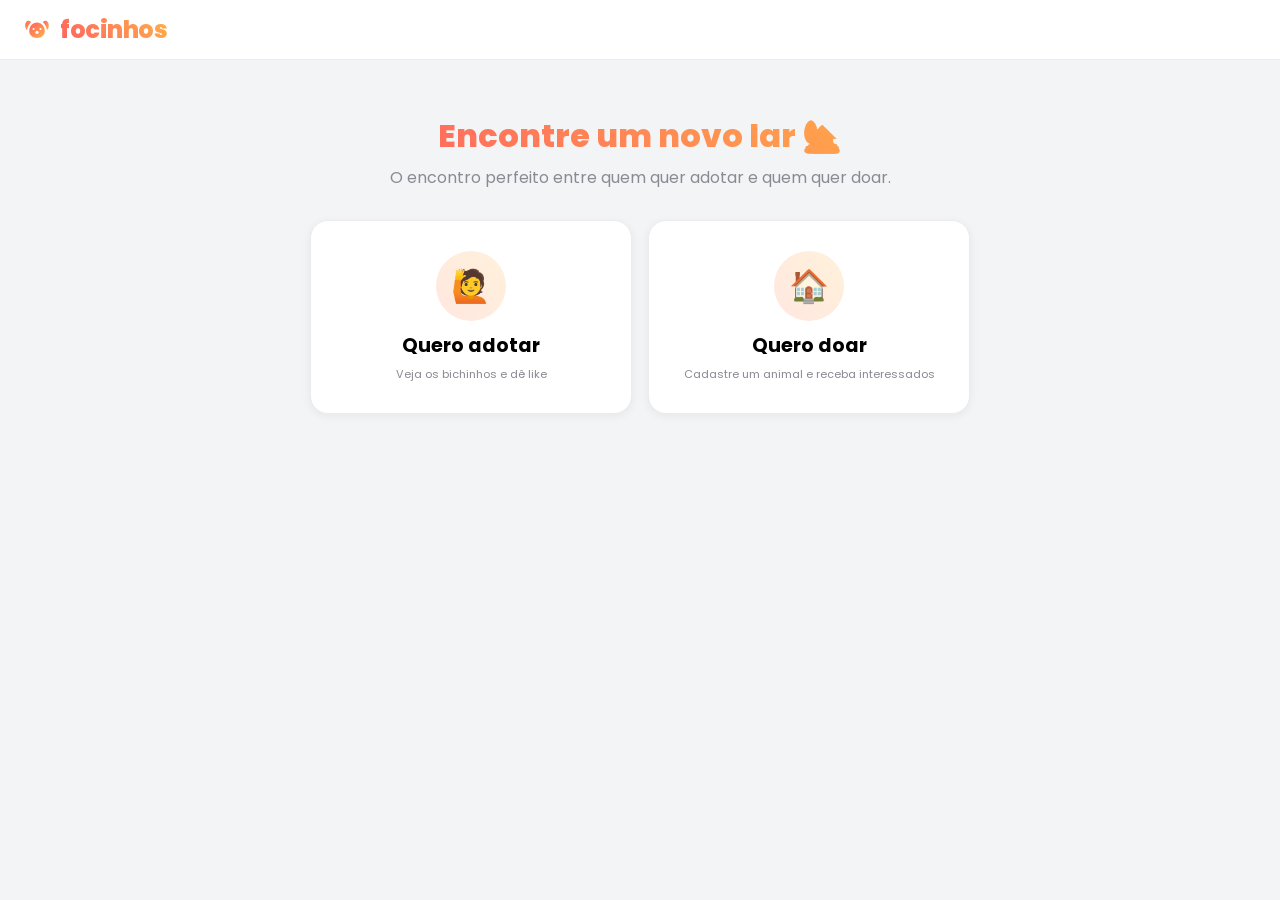
<file: docs/index.html>
<!DOCTYPE html>
<html lang="pt-BR">
<head>
  <meta charset="UTF-8" />
  <meta name="viewport" content="width=device-width, initial-scale=1.0" />
  <title>Focinhos 🐾</title>
  <link rel="preconnect" href="https://fonts.googleapis.com" />
  <link rel="preconnect" href="https://fonts.gstatic.com" crossorigin />
  <link href="https://fonts.googleapis.com/css2?family=Poppins:wght@400;500;600;700;800&display=swap" rel="stylesheet" />
  <link rel="stylesheet" href="styles.css" />
</head>
<body>
  <header class="topbar">
    <div class="brand">
      <svg class="logo" viewBox="0 0 32 32" width="30" height="30" aria-hidden="true">
        <defs>
          <linearGradient id="brandGrad" x1="0" y1="0" x2="1" y2="1">
            <stop offset="0" stop-color="#FF5E62"/><stop offset="1" stop-color="#FFB347"/>
          </linearGradient>
        </defs>
        <g fill="url(#brandGrad)">
          <path d="M7 6c-2.2 0-3.6 2.2-3.6 5.2 0 2 .7 3.8 1.9 4.7C6 12.4 7.6 9.6 9.7 7.6 8.9 6.6 8 6 7 6z"/>
          <path d="M25 6c2.2 0 3.6 2.2 3.6 5.2 0 2-.7 3.8-1.9 4.7C26 12.4 24.4 9.6 22.3 7.6 23.1 6.6 24 6 25 6z"/>
          <path d="M16 8c-4.6 0-8.3 4-8.3 9.1 0 4.6 3.7 7.4 8.3 7.4s8.3-2.8 8.3-7.4C24.3 12 20.6 8 16 8z"/>
        </g>
        <circle cx="16" cy="18.5" r="1.7" fill="#fff"/>
        <circle cx="12.3" cy="15" r="1.1" fill="#fff"/>
        <circle cx="19.7" cy="15" r="1.1" fill="#fff"/>
      </svg>
      <span class="brand-text">focinhos</span>
    </div>
    <nav id="nav" class="nav hidden">
      <span id="who" class="who"></span>
      <button id="btnTrocar" class="link">Trocar perfil</button>
    </nav>
  </header>

  <main id="app">

    <!-- ESCOLHA DE PAPEL -->
    <section id="screen-home" class="screen">
      <div class="hero">
        <h1>Encontre um novo lar 🏡</h1>
        <p>O encontro perfeito entre quem quer adotar e quem quer doar.</p>
      </div>
      <div class="role-cards">
        <button class="role-card" data-role="adotante">
          <span class="emoji">🙋</span>
          <strong>Quero adotar</strong>
          <small>Veja os bichinhos e dê like</small>
        </button>
        <button class="role-card" data-role="doador">
          <span class="emoji">🏠</span>
          <strong>Quero doar</strong>
          <small>Cadastre um animal e receba interessados</small>
        </button>
      </div>
    </section>

    <!-- CADASTRO ADOTANTE -->
    <section id="screen-adotante-cadastro" class="screen hidden">
      <h2>Seu perfil de adotante</h2>
      <form id="formAdotante" class="card form">
        <h3 class="form-section">Sobre você</h3>
        <label>Nome<input name="nome" required /></label>
        <label>Idade<input name="idade" type="number" min="0" /></label>
        <label>Profissão<input name="profissao" /></label>
        <label>Tipo de moradia
          <select name="moradia">
            <option>Casa</option>
            <option>Casa com quintal</option>
            <option>Apartamento</option>
            <option>Sítio / Chácara</option>
            <option>Outro</option>
          </select>
        </label>
        <label>Contato (e-mail/telefone)<input name="contato" /></label>
        <label>Sobre você<textarea name="sobre" rows="2" placeholder="Rotina, tempo disponível, experiência com pets..."></textarea></label>

        <h3 class="form-section">O que você procura 🔎</h3>
        <p class="hint">Usamos isso para te mostrar só os bichinhos com o seu perfil.</p>
        <label>Espécie
          <select name="especiePref">
            <option>Tanto faz</option>
            <option>Cachorro</option>
            <option>Gato</option>
          </select>
        </label>
        <label>Porte
          <select name="portePref">
            <option>Tanto faz</option>
            <option>Pequeno</option>
            <option>Médio</option>
            <option>Grande</option>
          </select>
        </label>
        <label>Nível de energia que você comporta
          <select name="energiaPref">
            <option>Tanto faz</option>
            <option value="Baixa">Baixa — pet mais calmo</option>
            <option value="Média">Média</option>
            <option value="Alta">Alta — adoro um pet agitado</option>
          </select>
        </label>
        <label>Preferência de raça (opcional)<input name="racaPref" placeholder="Ex: Labrador, SRD..." /></label>
        <label>Aceita um pet com cuidados especiais / problemas de saúde?
          <select name="aceitaCuidadosEspeciais">
            <option>Sim</option>
            <option>Não</option>
          </select>
        </label>
        <button type="submit" class="primary">Começar a ver bichinhos →</button>
      </form>
    </section>

    <!-- SWIPE -->
    <section id="screen-swipe" class="screen hidden">
      <div class="tabs">
        <button class="tab active" data-tab="deck">Descobrir</button>
        <button class="tab" data-tab="meus-matches">Minhas conexões</button>
      </div>

      <div id="tab-deck" class="tabpane">
        <div id="deck" class="deck"><!-- cards injetados --></div>
        <div class="swipe-actions">
          <button id="btnPass" class="circle pass" title="Passar">
            <svg viewBox="0 0 24 24" width="28" height="28"><path fill="none" stroke="currentColor" stroke-width="2.4" stroke-linecap="round" d="M6 6l12 12M18 6L6 18"/></svg>
          </button>
          <button id="btnLike" class="circle like" title="Curtir">
            <svg viewBox="0 0 24 24" width="30" height="30"><path fill="currentColor" d="M12 21s-7.5-4.9-10-9.3C.4 8.6 1.7 5 5 5c2 0 3.2 1.2 4 2.3C9.8 6.2 11 5 13 5c3.3 0 4.6 3.6 3 6.7C19.5 16.1 12 21 12 21z"/></svg>
          </button>
        </div>
      </div>

      <div id="tab-meus-matches" class="tabpane hidden">
        <div id="meusMatches" class="list"></div>
      </div>
    </section>

    <!-- PAINEL DOADOR -->
    <section id="screen-doador" class="screen hidden">
      <div class="tabs">
        <button class="tab active" data-tab="cadastrar">Cadastrar animal</button>
        <button class="tab" data-tab="recebidas">Curtidas recebidas <span id="badgeRecebidas" class="badge hidden">0</span></button>
        <button class="tab" data-tab="conversas">Conversas</button>
      </div>

      <div id="tab-cadastrar" class="tabpane">
        <form id="formAnimal" class="card form">
          <h3 class="form-section">Dados básicos</h3>
          <label>Nome do animal<input name="nome" required /></label>
          <label>Espécie
            <select name="especie">
              <option>Cachorro</option><option>Gato</option><option>Outro</option>
            </select>
          </label>
          <label>Raça<input name="raca" placeholder="SRD, Vira-lata..." /></label>
          <label>Idade<input name="idade" placeholder="Ex: 2 anos" /></label>
          <label>Porte
            <select name="porte"><option>Pequeno</option><option>Médio</option><option>Grande</option></select>
          </label>
          <label>Fotos (uma URL por linha)<textarea name="fotos" rows="2" placeholder="https://exemplo.com/foto1.jpg&#10;https://exemplo.com/foto2.jpg"></textarea></label>

          <h3 class="form-section">Temperamento e necessidades</h3>
          <label>Nível de energia
            <select name="energia"><option>Baixa</option><option selected>Média</option><option>Alta</option></select>
          </label>
          <label>Nível de atenção que exige
            <select name="atencao"><option>Baixa</option><option selected>Média</option><option>Alta</option></select>
          </label>
          <label>Temperamento<input name="temperamento" placeholder="Dócil, brincalhão, tímido..." /></label>
          <div class="checks">
            <label class="check"><input type="checkbox" name="bomComCriancas" /> Bom com crianças</label>
            <label class="check"><input type="checkbox" name="bomComAnimais" /> Bom com outros animais</label>
          </div>

          <h3 class="form-section">Saúde 🩺</h3>
          <div class="checks">
            <label class="check"><input type="checkbox" name="castrado" /> Castrado</label>
            <label class="check"><input type="checkbox" name="vacinado" /> Vacinado</label>
            <label class="check"><input type="checkbox" name="vermifugado" /> Vermifugado</label>
          </div>
          <label>Estado de saúde<input name="saude" placeholder="Saudável, ou descreva condições..." /></label>
          <label class="check check-destaque"><input type="checkbox" name="precisaCuidadoEspecial" id="chkCuidado" /> Precisa de cuidados especiais</label>
          <label id="lblCuidados" class="hidden">Quais cuidados especiais?<textarea name="cuidadosEspeciais" rows="2" placeholder="Medicação contínua, dieta, mobilidade reduzida..."></textarea></label>

          <label>Descrição geral<textarea name="descricao" rows="2" placeholder="História, rotina ideal, o que procura num tutor..."></textarea></label>
          <button type="submit" class="primary">Publicar animal</button>
        </form>
        <h3 class="section-title">Meus animais publicados</h3>
        <div id="meusAnimais" class="list"></div>
      </div>

      <div id="tab-recebidas" class="tabpane hidden">
        <p class="hint">Pessoas que curtiram seus animais. Confirme para iniciar a conversa.</p>
        <div id="recebidas" class="list"></div>
      </div>

      <div id="tab-conversas" class="tabpane hidden">
        <div id="conversasDoador" class="list"></div>
      </div>
    </section>

  </main>

  <div id="toast" class="toast hidden"></div>
  <div id="matchOverlay" class="match-overlay hidden"></div>
  <div id="chatModal" class="chat-modal hidden"></div>
  <script src="store.js"></script>
  <script src="app.js"></script>
</body>
</html>
</file>
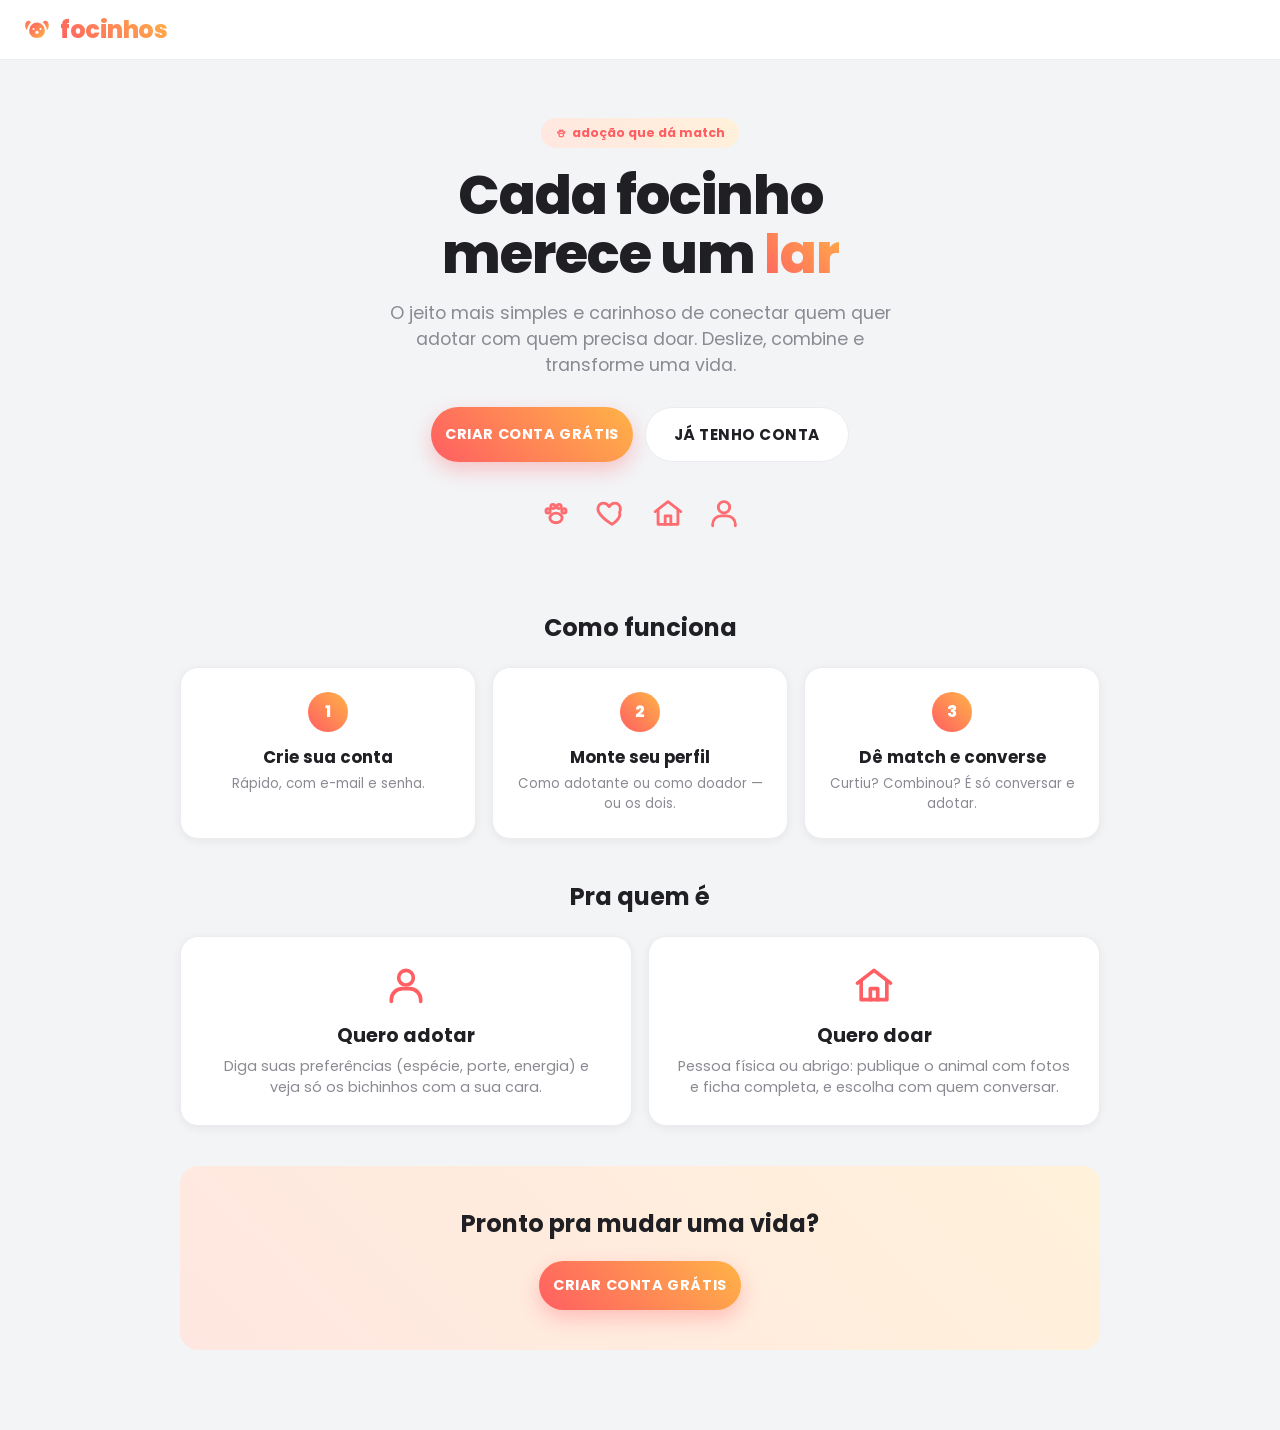
<file: adota-match/public/index.html>
<!DOCTYPE html>
<html lang="pt-BR">
<head>
  <meta charset="UTF-8" />
  <meta name="viewport" content="width=device-width, initial-scale=1.0" />
  <title>Focinhos</title>
  <link rel="preconnect" href="https://fonts.googleapis.com" />
  <link rel="preconnect" href="https://fonts.gstatic.com" crossorigin />
  <link href="https://fonts.googleapis.com/css2?family=Poppins:wght@400;500;600;700;800&display=swap" rel="stylesheet" />
  <link rel="stylesheet" href="styles.css" />
</head>
<body>
  <header class="topbar">
    <div class="brand">
      <svg class="logo" viewBox="0 0 32 32" width="30" height="30" aria-hidden="true">
        <defs>
          <linearGradient id="brandGrad" x1="0" y1="0" x2="1" y2="1">
            <stop offset="0" stop-color="#FF5E62"/><stop offset="1" stop-color="#FFB347"/>
          </linearGradient>
        </defs>
        <g fill="url(#brandGrad)">
          <path d="M7 6c-2.2 0-3.6 2.2-3.6 5.2 0 2 .7 3.8 1.9 4.7C6 12.4 7.6 9.6 9.7 7.6 8.9 6.6 8 6 7 6z"/>
          <path d="M25 6c2.2 0 3.6 2.2 3.6 5.2 0 2-.7 3.8-1.9 4.7C26 12.4 24.4 9.6 22.3 7.6 23.1 6.6 24 6 25 6z"/>
          <path d="M16 8c-4.6 0-8.3 4-8.3 9.1 0 4.6 3.7 7.4 8.3 7.4s8.3-2.8 8.3-7.4C24.3 12 20.6 8 16 8z"/>
        </g>
        <circle cx="16" cy="18.5" r="1.7" fill="#fff"/>
        <circle cx="12.3" cy="15" r="1.1" fill="#fff"/>
        <circle cx="19.7" cy="15" r="1.1" fill="#fff"/>
      </svg>
      <span class="brand-text">focinhos</span>
    </div>
    <nav id="nav" class="nav hidden">
      <span id="who" class="who"></span>
      <button id="btnTrocar" class="link">Trocar perfil</button>
      <button id="btnSair" class="link">Sair</button>
    </nav>
  </header>

  <div id="emailBanner" class="email-banner hidden"></div>

  <main id="app">

    <!-- ícones SVG reutilizáveis (flat, traço) -->
    <svg width="0" height="0" style="position:absolute" aria-hidden="true">
      <symbol id="ic-person" viewBox="0 0 24 24"><circle cx="12" cy="8" r="4"/><path d="M4 21v-1a6 6 0 0 1 6-6h4a6 6 0 0 1 6 6v1"/></symbol>
      <symbol id="ic-house" viewBox="0 0 24 24"><path d="M3 11l9-7 9 7"/><path d="M5 10v10h14V10"/><path d="M10 20v-6h4v6"/></symbol>
      <symbol id="ic-paw" viewBox="0 0 24 24"><ellipse cx="12" cy="15.5" rx="4.3" ry="3.4"/><circle cx="6.4" cy="10.5" r="1.5"/><circle cx="9.8" cy="7.4" r="1.5"/><circle cx="14.2" cy="7.4" r="1.5"/><circle cx="17.6" cy="10.5" r="1.5"/></symbol>
      <symbol id="ic-heart" viewBox="0 0 24 24"><path d="M12 20s-7-4.3-9.3-8.5C1.2 8.5 2.7 5 6 5c2 0 3.2 1.3 4 2.5C10.8 6.3 12 5 14 5c3.3 0 4.8 3.5 3.3 6.5C19 15.7 12 20 12 20z"/></symbol>
      <symbol id="ic-bolt" viewBox="0 0 24 24"><path d="M13 2L4 14h6l-1 8 9-12h-6l1-8z"/></symbol>
      <symbol id="ic-eye" viewBox="0 0 24 24"><path d="M2 12s3.5-7 10-7 10 7 10 7-3.5 7-10 7-10-7-10-7z"/><circle cx="12" cy="12" r="2.6"/></symbol>
      <symbol id="ic-smile" viewBox="0 0 24 24"><circle cx="12" cy="12" r="9"/><path d="M8 14s1.4 2 4 2 4-2 4-2"/><path d="M9 9h.01M15 9h.01"/></symbol>
      <symbol id="ic-check" viewBox="0 0 24 24"><path d="M20 6L9 17l-5-5"/></symbol>
      <symbol id="ic-health" viewBox="0 0 24 24"><path d="M22 12h-4l-3 8-6-16-3 8H2"/></symbol>
      <symbol id="ic-alert" viewBox="0 0 24 24"><path d="M10.3 3.9L1.8 18a2 2 0 0 0 1.7 3h17a2 2 0 0 0 1.7-3L13.7 3.9a2 2 0 0 0-3.4 0z"/><path d="M12 9v4M12 17h.01"/></symbol>
      <symbol id="ic-phone" viewBox="0 0 24 24"><path d="M22 16.9v3a2 2 0 0 1-2.2 2 19.8 19.8 0 0 1-8.6-3.1 19.5 19.5 0 0 1-6-6A19.8 19.8 0 0 1 2 4.2 2 2 0 0 1 4 2h3a2 2 0 0 1 2 1.7c.1.9.3 1.8.6 2.6a2 2 0 0 1-.4 2.1L8 9.6a16 16 0 0 0 6 6l1.2-1.2a2 2 0 0 1 2.1-.4c.8.3 1.7.5 2.6.6a2 2 0 0 1 1.7 2z"/></symbol>
      <symbol id="ic-briefcase" viewBox="0 0 24 24"><rect x="2" y="7" width="20" height="14" rx="2"/><path d="M16 21V5a2 2 0 0 0-2-2h-4a2 2 0 0 0-2 2v16"/></symbol>
      <symbol id="ic-mail" viewBox="0 0 24 24"><rect x="2" y="4" width="20" height="16" rx="2"/><path d="M2 6l10 7 10-7"/></symbol>
      <symbol id="ic-chat" viewBox="0 0 24 24"><path d="M21 11.5a8.4 8.4 0 0 1-9 8.4 9 9 0 0 1-3.5-.7L3 21l1.8-5.4A8.4 8.4 0 0 1 12 3a8.4 8.4 0 0 1 9 8.5z"/></symbol>
      <symbol id="ic-sparkle" viewBox="0 0 24 24"><path d="M12 3l1.9 5.6 5.6 1.9-5.6 1.9L12 18l-1.9-5.6L4.5 10.5l5.6-1.9z"/></symbol>
    </svg>

    <!-- LANDING PAGE -->
    <section id="screen-landing" class="screen">
      <div class="landing-hero">
        <div class="landing-badge"><svg class="ic"><use href="#ic-paw"/></svg> adoção que dá match</div>
        <h1>Cada focinho<br>merece um <span class="grad-text">lar</span></h1>
        <p>O jeito mais simples e carinhoso de conectar quem quer adotar com quem precisa doar. Deslize, combine e transforme uma vida.</p>
        <div class="landing-cta">
          <button class="primary" data-goto="screen-conta">Criar conta grátis</button>
          <button class="ghost" data-goto="screen-login">Já tenho conta</button>
        </div>
        <div class="landing-pets">
          <svg class="ic"><use href="#ic-paw"/></svg>
          <svg class="ic"><use href="#ic-heart"/></svg>
          <svg class="ic"><use href="#ic-house"/></svg>
          <svg class="ic"><use href="#ic-person"/></svg>
        </div>
      </div>

      <div class="landing-section">
        <h2>Como funciona</h2>
        <div class="steps">
          <div class="step"><span class="step-n">1</span><strong>Crie sua conta</strong><small>Rápido, com e-mail e senha.</small></div>
          <div class="step"><span class="step-n">2</span><strong>Monte seu perfil</strong><small>Como adotante ou como doador — ou os dois.</small></div>
          <div class="step"><span class="step-n">3</span><strong>Dê match e converse</strong><small>Curtiu? Combinou? É só conversar e adotar.</small></div>
        </div>
      </div>

      <div class="landing-section">
        <h2>Pra quem é</h2>
        <div class="landing-roles">
          <div class="lr-card">
            <span class="lr-emoji"><svg class="ic"><use href="#ic-person"/></svg></span>
            <strong>Quero adotar</strong>
            <p>Diga suas preferências (espécie, porte, energia) e veja só os bichinhos com a sua cara.</p>
          </div>
          <div class="lr-card">
            <span class="lr-emoji"><svg class="ic"><use href="#ic-house"/></svg></span>
            <strong>Quero doar</strong>
            <p>Pessoa física ou abrigo: publique o animal com fotos e ficha completa, e escolha com quem conversar.</p>
          </div>
        </div>
      </div>

      <div class="landing-final">
        <h2>Pronto pra mudar uma vida?</h2>
        <button class="primary" data-goto="screen-conta">Criar conta grátis</button>
      </div>
    </section>

    <!-- CADASTRO DE CONTA -->
    <section id="screen-conta" class="screen hidden">
      <h2>Criar sua conta</h2>
      <form id="formConta" class="card form">
        <label>Nome<input name="nome" required autocomplete="name" /></label>
        <label>E-mail<input name="email" type="email" required autocomplete="email" /></label>
        <label>Telefone<input name="telefone" required autocomplete="tel" placeholder="(00) 00000-0000" /></label>
        <label>Senha<input name="senha" type="password" minlength="6" required autocomplete="new-password" placeholder="mín. 6 caracteres" /></label>
        <label>Confirmar senha<input name="senha2" type="password" required autocomplete="new-password" /></label>
        <p class="hint">Como você quer usar o Focinhos? (dá pra fazer os dois depois)</p>
        <div class="conta-roles">
          <button type="submit" class="role-opt" data-role="adotante">
            <svg class="ic"><use href="#ic-person"/></svg><span>Quero adotar</span>
          </button>
          <button type="submit" class="role-opt" data-role="doador">
            <svg class="ic"><use href="#ic-house"/></svg><span>Sou um abrigo</span>
          </button>
        </div>
        <p class="hint center">Já tem conta? <button type="button" class="link" data-goto="screen-login">Entrar</button></p>
      </form>
    </section>

    <!-- LOGIN -->
    <section id="screen-login" class="screen hidden">
      <h2>Entrar</h2>
      <form id="formLogin" class="card form">
        <label>E-mail<input name="email" type="email" required autocomplete="email" /></label>
        <label>Senha<input name="senha" type="password" required autocomplete="current-password" /></label>
        <button type="submit" class="primary">Entrar</button>
        <p class="hint center">Não tem conta? <button type="button" class="link" data-goto="screen-conta">Criar conta</button></p>
      </form>
    </section>

    <!-- ESCOLHA DE PAPEL (hub do usuário logado) -->
    <section id="screen-home" class="screen hidden">
      <div class="hero">
        <h1>Encontre um novo lar</h1>
        <p>O encontro perfeito entre quem quer adotar e quem quer doar.</p>
      </div>
      <div class="role-cards">
        <button class="role-card" data-role="adotante">
          <span class="emoji"><svg class="ic"><use href="#ic-person"/></svg></span>
          <strong>Quero adotar</strong>
          <small>Veja os bichinhos e dê like</small>
        </button>
        <button class="role-card" data-role="doador">
          <span class="emoji"><svg class="ic"><use href="#ic-house"/></svg></span>
          <strong>Sou um abrigo</strong>
          <small>Cadastre animais e receba adotantes</small>
        </button>
      </div>
    </section>

    <!-- CADASTRO ADOTANTE -->
    <section id="screen-adotante-cadastro" class="screen hidden">
      <h2>Seu perfil de adotante</h2>
      <form id="formAdotante" class="card form">
        <h3 class="form-section">Sobre você</h3>
        <label>Nome<input name="nome" required /></label>
        <label>Idade<input name="idade" type="number" min="0" /></label>
        <label>Profissão<input name="profissao" /></label>
        <label>Tipo de moradia
          <select name="moradia">
            <option>Casa</option>
            <option>Casa com quintal</option>
            <option>Apartamento</option>
            <option>Sítio / Chácara</option>
            <option>Outro</option>
          </select>
        </label>
        <label>Sobre você<textarea name="sobre" rows="2" placeholder="Rotina, tempo disponível, experiência com pets..."></textarea></label>

        <h3 class="form-section">O que você procura 🔎</h3>
        <p class="hint">Usamos isso para te mostrar só os bichinhos com o seu perfil.</p>
        <label>Espécie
          <select name="especiePref">
            <option>Tanto faz</option>
            <option>Cachorro</option>
            <option>Gato</option>
          </select>
        </label>
        <label>Porte
          <select name="portePref">
            <option>Tanto faz</option>
            <option>Pequeno</option>
            <option>Médio</option>
            <option>Grande</option>
          </select>
        </label>
        <label>Nível de energia que você comporta
          <select name="energiaPref">
            <option>Tanto faz</option>
            <option value="Baixa">Baixa — pet mais calmo</option>
            <option value="Média">Média</option>
            <option value="Alta">Alta — adoro um pet agitado</option>
          </select>
        </label>
        <label>Preferência de raça (opcional)<input name="racaPref" placeholder="Ex: Labrador, SRD..." /></label>
        <label>Aceita um pet com cuidados especiais / problemas de saúde?
          <select name="aceitaCuidadosEspeciais">
            <option>Sim</option>
            <option>Não</option>
          </select>
        </label>

        <h3 class="form-section">Sua casa e experiência</h3>
        <p class="hint aviso-perfil">Estes campos são <strong>opcionais</strong>, mas ajudam muito o doador a te conhecer. Um animal é uma vida — quanto mais o doador souber sobre você, mais confiança ele tem para escolher o melhor lar. Vale a pena preencher. 🐾</p>
        <label>Já teve ou tem experiência com pets?
          <select name="experienciaPets">
            <option value="">Prefiro não informar</option>
            <option>Nunca tive pet</option>
            <option>Já tive pet</option>
            <option>Tenho pet(s) atualmente</option>
          </select>
        </label>
        <label>Tem outros animais em casa? Quais?<input name="outrosAnimais" placeholder="Ex: 1 gato e 1 cachorro / Nenhum" /></label>
        <label>Quantas pessoas moram com você?<input name="pessoasCasa" type="number" min="1" placeholder="Ex: 3" /></label>
        <label>Tem crianças em casa?
          <select name="criancasCasa">
            <option value="">Prefiro não informar</option>
            <option>Não</option>
            <option>Sim</option>
          </select>
        </label>
        <label>Quanto tempo por dia você tem para o pet?
          <select name="tempoDisponivel">
            <option value="">Prefiro não informar</option>
            <option>Pouco (fico fora o dia todo)</option>
            <option>Médio</option>
            <option>Bastante (passo bastante tempo em casa)</option>
          </select>
        </label>
        <label>Por que você quer adotar?<textarea name="motivacao" rows="2" placeholder="Conte um pouco da sua motivação para adotar..."></textarea></label>

        <button type="submit" class="primary">Começar a ver bichinhos →</button>
      </form>
    </section>

    <!-- SWIPE -->
    <section id="screen-swipe" class="screen hidden">
      <div class="tabs">
        <button class="tab active" data-tab="deck">Descobrir</button>
        <button class="tab" data-tab="meus-matches">Minhas conexões</button>
      </div>

      <div id="tab-deck" class="tabpane">
        <div id="deck" class="deck"><!-- cards injetados --></div>
        <div class="swipe-actions">
          <button id="btnPass" class="circle pass" title="Passar">
            <svg viewBox="0 0 24 24" width="28" height="28"><path fill="none" stroke="currentColor" stroke-width="2.4" stroke-linecap="round" d="M6 6l12 12M18 6L6 18"/></svg>
          </button>
          <button id="btnLike" class="circle like" title="Curtir">
            <svg viewBox="0 0 24 24" width="30" height="30"><path fill="currentColor" d="M12 21s-7.5-4.9-10-9.3C.4 8.6 1.7 5 5 5c2 0 3.2 1.2 4 2.3C9.8 6.2 11 5 13 5c3.3 0 4.6 3.6 3 6.7C19.5 16.1 12 21 12 21z"/></svg>
          </button>
        </div>
      </div>

      <div id="tab-meus-matches" class="tabpane hidden">
        <div id="meusMatches" class="list"></div>
      </div>
    </section>

    <!-- CADASTRO DO ABRIGO -->
    <section id="screen-doador-cadastro" class="screen hidden">
      <h2>Cadastro do abrigo</h2>
      <p class="hint">Para a segurança de todos, apenas <strong>abrigos e ONGs verificados</strong> podem doar. As adoções acontecem sempre na sede do abrigo.</p>
      <form id="formDoador" class="card form">
        <label>Nome do abrigo / ONG<input name="nome" required /></label>
        <label>CNPJ<input name="cnpj" placeholder="00.000.000/0000-00" /></label>
        <label>Endereço da sede (onde as adoções acontecem)<input name="endereco" placeholder="Rua, número, bairro, cidade — UF" /></label>
        <label>E-mail da instituição<input name="email" type="email" required placeholder="contato@abrigo.org" /></label>
        <label>Telefone da instituição<input name="telefone" required placeholder="(00) 00000-0000" /></label>
        <p class="hint">E-mail e telefone são obrigatórios e usados apenas para verificação e controle interno — nunca são exibidos aos adotantes.</p>
        <button type="submit" class="primary">Enviar para verificação →</button>
      </form>
    </section>

    <!-- PAINEL DOADOR: menu de animais -->
    <section id="screen-doador" class="screen hidden">
      <div class="painel-head">
        <h2>Meus animais</h2>
        <button class="primary" id="btnNovoAnimal">+ Cadastrar animal</button>
      </div>
      <div id="abrigoStatus"></div>
      <div id="doadorAnimais" class="list"></div>
    </section>

    <!-- CADASTRO DE ANIMAL -->
    <section id="screen-animal-cadastro" class="screen hidden">
      <button class="voltar" data-goto="screen-doador">← Meus animais</button>
      <h2>Cadastrar animal</h2>
      <form id="formAnimal" class="card form">
        <h3 class="form-section">Dados básicos</h3>
        <label>Nome do animal<input name="nome" required /></label>
        <label>Espécie
          <select name="especie">
            <option>Cachorro</option><option>Gato</option><option>Outro</option>
          </select>
        </label>
        <label>Raça<input name="raca" placeholder="SRD, Vira-lata..." /></label>
        <label>Idade<input name="idade" placeholder="Ex: 2 anos" /></label>
        <label>Porte
          <select name="porte"><option>Pequeno</option><option>Médio</option><option>Grande</option></select>
        </label>
        <label>Fotos do dispositivo
          <input type="file" id="fotoUpload" accept="image/*" multiple />
        </label>
        <div id="fotoPreviews" class="foto-previews"></div>
        <label>Ou cole URLs de fotos (uma por linha)<textarea name="fotos" rows="2" placeholder="https://exemplo.com/foto1.jpg&#10;https://exemplo.com/foto2.jpg"></textarea></label>

        <h3 class="form-section">Temperamento e necessidades</h3>
        <label>Nível de energia
          <select name="energia"><option>Baixa</option><option selected>Média</option><option>Alta</option></select>
        </label>
        <label>Nível de atenção que exige
          <select name="atencao"><option>Baixa</option><option selected>Média</option><option>Alta</option></select>
        </label>
        <label>Temperamento<input name="temperamento" placeholder="Dócil, brincalhão, tímido..." /></label>
        <div class="checks">
          <label class="check"><input type="checkbox" name="bomComCriancas" /> Bom com crianças</label>
          <label class="check"><input type="checkbox" name="bomComAnimais" /> Bom com outros animais</label>
        </div>

        <h3 class="form-section">Saúde</h3>
        <div class="checks">
          <label class="check"><input type="checkbox" name="castrado" /> Castrado</label>
          <label class="check"><input type="checkbox" name="vacinado" /> Vacinado</label>
          <label class="check"><input type="checkbox" name="vermifugado" /> Vermifugado</label>
        </div>
        <label>Estado de saúde<input name="saude" placeholder="Saudável, ou descreva condições..." /></label>
        <label class="check check-destaque"><input type="checkbox" name="precisaCuidadoEspecial" id="chkCuidado" /> Precisa de cuidados especiais</label>
        <label id="lblCuidados" class="hidden">Quais cuidados especiais?<textarea name="cuidadosEspeciais" rows="2" placeholder="Medicação contínua, dieta, mobilidade reduzida..."></textarea></label>

        <label>Descrição geral<textarea name="descricao" rows="2" placeholder="História, rotina ideal, o que procura num tutor..."></textarea></label>
        <button type="submit" class="primary">Publicar animal</button>
      </form>
    </section>

    <!-- PERFIL DO ANIMAL (gestão) -->
    <section id="screen-doador-animal" class="screen hidden">
      <button class="voltar" data-goto="screen-doador">← Meus animais</button>
      <div id="animalPerfil"></div>
    </section>

  </main>

  <div id="toast" class="toast hidden"></div>
  <div id="matchOverlay" class="match-overlay hidden"></div>
  <div id="chatModal" class="chat-modal hidden"></div>
  <div id="termoOverlay" class="termo-overlay hidden"></div>
  <div id="adotanteOverlay" class="perfil-overlay hidden"></div>
  <script src="app.js"></script>
</body>
</html>
</file>
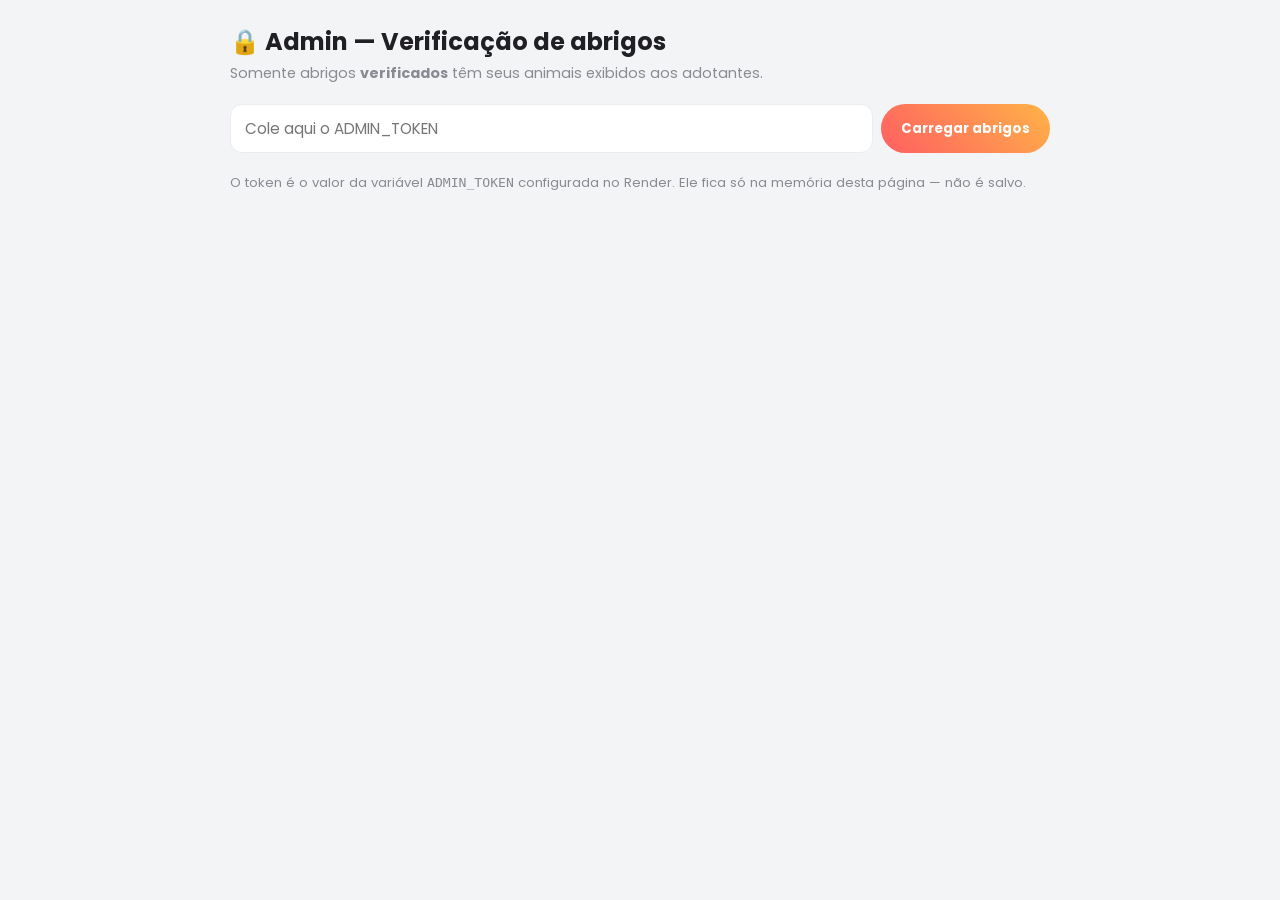
<file: adota-match/public/admin.html>
<!DOCTYPE html>
<html lang="pt-BR">
<head>
  <meta charset="UTF-8" />
  <meta name="viewport" content="width=device-width, initial-scale=1.0" />
  <title>Focinhos · Admin — Verificação de abrigos</title>
  <link rel="preconnect" href="https://fonts.googleapis.com" />
  <link href="https://fonts.googleapis.com/css2?family=Poppins:wght@400;600;700;800&display=swap" rel="stylesheet" />
  <style>
    :root { --pink:#ff5e62; --orange:#ffb347; --grad:linear-gradient(45deg,#ff5e62,#ffb347);
      --bg:#f3f4f6; --text:#1f1f24; --muted:#8a8a93; --border:#ececf0; }
    * { box-sizing:border-box; margin:0; padding:0; }
    body { font-family:"Poppins",-apple-system,"Segoe UI",Roboto,sans-serif; background:var(--bg); color:var(--text); padding:24px; }
    .wrap { max-width:820px; margin:0 auto; }
    h1 { font-size:1.5rem; margin-bottom:4px; }
    .sub { color:var(--muted); font-size:.9rem; margin-bottom:20px; }
    .barra { display:flex; gap:8px; margin-bottom:20px; flex-wrap:wrap; }
    input { flex:1; min-width:200px; padding:12px 14px; border:1.5px solid var(--border); border-radius:12px; font-family:inherit; font-size:.95rem; }
    button { background:var(--grad); color:#fff; border:none; border-radius:999px; padding:12px 20px; font-weight:700; font-family:inherit; cursor:pointer; }
    button.sec { background:#fff; color:var(--pink); border:1.5px solid var(--pink); }
    .card { background:#fff; border:1px solid var(--border); border-radius:16px; padding:16px; margin-bottom:12px; display:flex; gap:14px; align-items:center; flex-wrap:wrap; }
    .card .body { flex:1; min-width:200px; }
    .card strong { display:block; font-size:1.05rem; }
    .card small { display:block; color:var(--muted); line-height:1.5; }
    .pill { font-size:.72rem; font-weight:700; padding:3px 10px; border-radius:999px; }
    .pill.ok { background:#def5e9; color:#18a565; }
    .pill.pend { background:#fff7ea; color:#8a5a00; }
    .msg { padding:12px 14px; border-radius:12px; margin-bottom:16px; font-size:.9rem; }
    .msg.err { background:#ffe0e6; color:#c62a4e; }
    .msg.ok { background:#def5e9; color:#18a565; }
    .hint { color:var(--muted); font-size:.82rem; margin-top:16px; line-height:1.5; }
    .acoes { display:flex; gap:8px; flex-wrap:wrap; }
    .modal { position:fixed; inset:0; background:rgba(0,0,0,.5); display:flex; align-items:center; justify-content:center; padding:18px; }
    .modal.hidden { display:none; }
    .modal-card { background:#fff; border-radius:16px; padding:22px; width:100%; max-width:520px; max-height:88vh; overflow-y:auto; }
    .modal-head { display:flex; align-items:center; justify-content:space-between; gap:10px; margin-bottom:8px; }
    .modal-head h2 { font-size:1.2rem; display:flex; align-items:center; gap:8px; flex-wrap:wrap; }
    .modal-head #fechar { background:#f0f0f3; color:var(--text); width:32px; height:32px; border-radius:50%; padding:0; }
    .modal-card h3 { font-size:.8rem; text-transform:uppercase; letter-spacing:.5px; color:var(--pink); margin:18px 0 8px; }
    .dl { display:flex; justify-content:space-between; gap:12px; padding:7px 0; border-bottom:1px solid var(--border); font-size:.9rem; }
    .dl span { color:var(--muted); }
    .dl strong { text-align:right; }
  </style>
</head>
<body>
  <div class="wrap">
    <h1>🔒 Admin — Verificação de abrigos</h1>
    <p class="sub">Somente abrigos <strong>verificados</strong> têm seus animais exibidos aos adotantes.</p>
    <div class="barra">
      <input id="token" type="password" placeholder="Cole aqui o ADMIN_TOKEN" autocomplete="off" />
      <button id="btnCarregar">Carregar abrigos</button>
    </div>
    <div id="msg"></div>
    <div id="lista"></div>
    <p class="hint">O token é o valor da variável <code>ADMIN_TOKEN</code> configurada no Render. Ele fica só na memória desta página — não é salvo.</p>
  </div>

  <div id="modal" class="modal hidden"></div>

  <script>
    const $ = (s) => document.querySelector(s);
    const api = (path, opts={}) => fetch(path, { headers:{"Content-Type":"application/json"}, ...opts,
      body: opts.body ? JSON.stringify(opts.body) : undefined }).then(r => r.json());

    function msg(txt, tipo) { $("#msg").innerHTML = txt ? `<div class="msg ${tipo}">${txt}</div>` : ""; }

    async function carregar() {
      const token = $("#token").value.trim();
      if (!token) return msg("Informe o token.", "err");
      msg("Carregando...", "ok");
      const d = await api("/api/admin/abrigos?token=" + encodeURIComponent(token));
      if (d.erro) return msg(d.erro + " (token incorreto?)", "err");
      msg("", "");
      render(d.abrigos || []);
    }

    function render(abrigos) {
      const box = $("#lista");
      if (!abrigos.length) { box.innerHTML = `<p class="hint">Nenhum abrigo cadastrado.</p>`; return; }
      box.innerHTML = abrigos.map((a) => `
        <div class="card">
          <div class="body">
            <strong>${esc(a.nome || "—")}
              <span class="pill ${a.verificado ? "ok" : "pend"}">${a.verificado ? "Verificado" : "Em análise"}</span></strong>
            <small>CNPJ: ${esc(a.cnpj || "—")}</small>
            <small>Endereço: ${esc(a.endereco || "—")}</small>
            <small>E-mail: ${esc(a.email || "—")} · Tel: ${esc(a.telefone || "—")}</small>
          </div>
          <div class="acoes">
            <button class="sec" data-det="${a.id}">Ver detalhes</button>
            <button class="${a.verificado ? "sec" : ""}" data-id="${a.id}" data-verif="${a.verificado ? 0 : 1}">
              ${a.verificado ? "Remover verificação" : "Verificar"}
            </button>
          </div>
        </div>`).join("");
      box.querySelectorAll("button[data-id]").forEach((b) =>
        b.addEventListener("click", () => verificar(b.dataset.id, b.dataset.verif === "1")));
      box.querySelectorAll("button[data-det]").forEach((b) =>
        b.addEventListener("click", () => detalhes(b.dataset.det)));
    }

    async function detalhes(doadorId) {
      const token = $("#token").value.trim();
      const d = await api("/api/admin/abrigo?token=" + encodeURIComponent(token) + "&doadorId=" + doadorId);
      if (d.erro) return msg(d.erro, "err");
      const dd = d.doador || {}, c = d.conta || {}, animais = d.animais || [];
      const linha = (r, v) => `<div class="dl"><span>${r}</span><strong>${esc(v)}</strong></div>`;
      $("#modal").innerHTML = `
        <div class="modal-card">
          <div class="modal-head">
            <h2>${esc(dd.nome || "Instituição")}
              <span class="pill ${dd.verificado ? "ok" : "pend"}">${dd.verificado ? "Verificado" : "Em análise"}</span></h2>
            <button id="fechar">✕</button>
          </div>
          <h3>Dados do abrigo</h3>
          ${linha("CNPJ", dd.cnpj)}
          ${linha("Endereço da sede", dd.endereco)}
          ${linha("E-mail", dd.email)}
          ${linha("Telefone", dd.telefone)}
          <h3>Conta responsável</h3>
          ${c.id ? linha("Nome", c.nome) + linha("E-mail", c.email) + linha("Telefone", c.telefone) + linha("Criada em", c.criadoEm) : '<p class="hint">Sem conta vinculada.</p>'}
          <h3>Animais (${animais.length})</h3>
          ${animais.length ? animais.map((a) =>
            `<div class="dl"><span>${esc(a.nome)} ${a.especie ? "(" + esc(a.especie) + ")" : ""}</span><strong>${a.adotado ? "Doado" : "Disponível"} · ${a.curtidas} curtidas · ${a.conversas} conversas</strong></div>`).join("")
            : '<p class="hint">Nenhum animal cadastrado.</p>'}
          <div style="margin-top:18px">
            <button class="${dd.verificado ? "sec" : ""}" id="modalVerif">${dd.verificado ? "Remover verificação" : "Verificar abrigo"}</button>
          </div>
        </div>`;
      $("#modal").classList.remove("hidden");
      $("#fechar").addEventListener("click", () => $("#modal").classList.add("hidden"));
      $("#modalVerif").addEventListener("click", async () => {
        await verificar(doadorId, !dd.verificado);
        $("#modal").classList.add("hidden");
      });
    }

    async function verificar(doadorId, verificado) {
      const token = $("#token").value.trim();
      const r = await api("/api/admin/verificar", { method:"POST", body:{ token, doadorId, verificado } });
      if (r.erro) return msg(r.erro, "err");
      msg(verificado ? "Abrigo verificado!" : "Verificação removida.", "ok");
      carregar();
    }

    function esc(s) { return String(s == null ? "" : s).replace(/[&<>"]/g, (c) =>
      ({ "&":"&amp;", "<":"&lt;", ">":"&gt;", '"':"&quot;" }[c])); }

    $("#btnCarregar").addEventListener("click", carregar);
    $("#token").addEventListener("keydown", (e) => { if (e.key === "Enter") carregar(); });
  </script>
</body>
</html>
</file>
<file: docs/styles.css>
:root {
  /* paleta Focinhos: coral -> âmbar (quente, com tom próprio) */
  --pink: #ff5e62;      /* coral (cor de marca) */
  --orange: #ffb347;    /* âmbar */
  --grad: linear-gradient(45deg, #ff5e62 0%, #ffb347 100%);
  --grad-soft: linear-gradient(45deg, #ffe7e1 0%, #fff1da 100%);
  --green: #21d07a;     /* "quero" */
  --nope: #ff4d6d;      /* "passar" */
  --blue: #1f9cf0;      /* acentos */

  --bg: #f3f4f6;
  --card: #ffffff;
  --text: #1f1f24;
  --muted: #8a8a93;
  --border: #ececf0;

  --radius: 16px;
  --radius-card: 18px;
  --shadow-sm: 0 2px 10px rgba(0,0,0,.06);
  --shadow-md: 0 8px 28px rgba(0,0,0,.10);
  --shadow-card: 0 14px 44px rgba(0,0,0,.16);
  --shadow-btn: 0 4px 14px rgba(0,0,0,.14);
}

* { box-sizing: border-box; margin: 0; padding: 0; }

body {
  font-family: "Poppins", -apple-system, "Segoe UI", Roboto, sans-serif;
  background: var(--bg);
  color: var(--text);
  min-height: 100vh;
  -webkit-font-smoothing: antialiased;
}

/* ===================== Topbar ===================== */
.topbar {
  display: flex; align-items: center; justify-content: space-between;
  padding: 12px 22px; background: #fff;
  border-bottom: 1px solid var(--border);
  position: sticky; top: 0; z-index: 20;
}
.brand { display: flex; align-items: center; gap: 8px; }
.brand .logo { display: block; }
.brand-text {
  font-weight: 800; font-size: 1.5rem; letter-spacing: -.5px;
  background: var(--grad); -webkit-background-clip: text; background-clip: text;
  color: transparent;
}
.nav { display: flex; align-items: center; gap: 14px; }
.who { font-size: .85rem; color: var(--muted); font-weight: 500; }
.link {
  background: none; border: none; color: var(--pink); cursor: pointer;
  font-size: .85rem; font-weight: 600; font-family: inherit;
}
.link:hover { text-decoration: underline; }

#app { max-width: 1080px; margin: 0 auto; padding: 28px 24px 70px; }

/* telas/blocos que ficam estreitos e centralizados */
#screen-home, #tab-deck { max-width: 420px; margin: 0 auto; }
#screen-adotante-cadastro { max-width: 880px; margin: 0 auto; }

.screen { animation: fade .3s ease; }
@keyframes fade { from { opacity: 0; transform: translateY(8px);} to {opacity:1; transform:none;} }

/* ===================== Home ===================== */
.hero { text-align: center; margin: 30px 0 30px; }
.hero h1 {
  font-size: 2rem; font-weight: 800; line-height: 1.15;
  background: var(--grad); -webkit-background-clip: text; background-clip: text; color: transparent;
}
.hero p { color: var(--muted); margin-top: 10px; font-size: 1rem; }
.role-cards { display: grid; gap: 16px; }
.role-card {
  display: flex; flex-direction: column; align-items: center; gap: 6px;
  background: #fff; border: 1px solid var(--border); border-radius: var(--radius-card);
  padding: 30px 24px; cursor: pointer; transition: .18s; font-family: inherit;
  box-shadow: var(--shadow-sm);
}
.role-card:hover { transform: translateY(-3px); box-shadow: var(--shadow-md); border-color: transparent; }
.role-card .emoji {
  font-size: 2rem; width: 70px; height: 70px; border-radius: 50%;
  display: flex; align-items: center; justify-content: center;
  background: var(--grad-soft); margin-bottom: 4px;
}
.role-card strong { font-size: 1.2rem; font-weight: 700; }
.role-card small { color: var(--muted); }

/* ===================== Forms ===================== */
.card { background: #fff; border: 1px solid var(--border); border-radius: var(--radius-card); padding: 24px; box-shadow: var(--shadow-sm); }
.form { display: grid; gap: 14px; }
.form label { display: grid; gap: 5px; font-size: .78rem; font-weight: 600; color: var(--muted); text-transform: uppercase; letter-spacing: .4px; }
.form input, .form select, .form textarea {
  padding: 12px 14px; border: 1.5px solid var(--border); border-radius: 12px;
  font-size: .95rem; font-family: inherit; background: #fafafb; color: var(--text);
  transition: .15s; text-transform: none; letter-spacing: normal;
}
.form input::placeholder, .form textarea::placeholder { color: #bdbdc4; }
.form input:focus, .form select:focus, .form textarea:focus {
  outline: none; border-color: var(--pink); background: #fff;
  box-shadow: 0 0 0 3px rgba(255,94,98,.12);
}

button.primary, button.secondary {
  padding: 14px; border: none; border-radius: 999px; font-weight: 700;
  cursor: pointer; font-size: .9rem; font-family: inherit;
  text-transform: uppercase; letter-spacing: .6px; transition: .16s;
}
button.primary { background: var(--grad); color: #fff; box-shadow: 0 8px 20px rgba(255,94,98,.32); }
button.primary:hover { transform: translateY(-2px); box-shadow: 0 12px 26px rgba(255,94,98,.4); }
button.secondary { background: #f0f0f3; color: var(--text); }

h2 { margin-bottom: 18px; font-weight: 700; }
.section-title { margin: 24px 0 10px; font-size: 1rem; font-weight: 700; }
.hint { color: var(--muted); font-size: .85rem; margin-bottom: 12px; }

.form-section {
  margin-top: 6px; font-size: .8rem; font-weight: 700; letter-spacing: .6px;
  text-transform: uppercase; color: var(--pink);
  border-top: 1px solid var(--border); padding-top: 16px;
}
.form-section:first-child { border-top: none; padding-top: 0; }
.checks { display: flex; flex-wrap: wrap; gap: 10px 18px; }
.check {
  flex-direction: row !important; align-items: center; gap: 8px !important;
  font-weight: 500 !important; text-transform: none !important; letter-spacing: normal !important;
  color: var(--text) !important; cursor: pointer; font-size: .9rem;
}
.check input { width: auto; accent-color: var(--pink); }
.check-destaque { background: var(--grad-soft); padding: 10px 12px; border-radius: 12px; }

/* ===================== Tabs ===================== */
.tabs { display: flex; gap: 6px; background: #fff; padding: 6px; border-radius: 999px; margin-bottom: 18px; border: 1px solid var(--border); box-shadow: var(--shadow-sm); }
.tab {
  flex: 1; padding: 11px 8px; border: none; background: none; border-radius: 999px;
  cursor: pointer; font-weight: 600; font-size: .82rem; color: var(--muted); font-family: inherit;
  transition: .15s;
}
.tab.active { background: var(--grad); color: #fff; box-shadow: 0 4px 12px rgba(255,94,98,.3); }
.badge { background: var(--green); color: #fff; border-radius: 999px; padding: 1px 7px; font-size: .72rem; margin-left: 3px; }

/* ===================== Deck / Swipe ===================== */
.deck { position: relative; height: 560px; }
.swipe-card {
  position: absolute; inset: 0; background: #fff; border-radius: var(--radius-card);
  overflow: hidden; box-shadow: var(--shadow-card);
  display: flex; flex-direction: column; user-select: none; -webkit-user-select: none;
}
.swipe-card .photo {
  position: relative; flex: 1 1 62%; min-height: 300px;
  background-size: cover; background-position: center; background-color: #f0eef5;
}
.swipe-card .photo .fallback {
  position: absolute; inset: 0; display: flex; align-items: center; justify-content: center;
  font-size: 6rem; background: var(--grad-soft);
}
/* barra de progresso de fotos (no topo) */
.photo-bars { position: absolute; top: 9px; left: 10px; right: 10px; display: flex; gap: 5px; z-index: 4; }
.photo-bars span { flex: 1; height: 3px; border-radius: 3px; background: rgba(255,255,255,.4); transition: background .2s; }
.photo-bars span.active { background: #fff; }
/* zonas de toque para trocar de foto */
.tap { position: absolute; top: 0; bottom: 0; z-index: 1; cursor: pointer; }
.tap-left { left: 0; width: 33%; }
.tap-right { left: 33%; width: 67%; }

.photo-scrim {
  position: absolute; left: 0; right: 0; bottom: 0; padding: 26px 20px 16px;
  background: linear-gradient(to top, rgba(0,0,0,.78), rgba(0,0,0,.25) 60%, transparent);
  color: #fff; pointer-events: none; z-index: 3;
}
.photo-scrim h3 { font-size: 1.7rem; font-weight: 700; line-height: 1.1; }
.photo-scrim h3 .idade { font-weight: 300; }
.photo-scrim .meta { font-size: .95rem; margin-top: 3px; opacity: .95; }

.swipe-card .info { flex: 0 0 auto; max-height: 38%; overflow-y: auto; padding: 12px 16px 16px; }
.swipe-card .info .tags { display: flex; flex-wrap: wrap; gap: 6px; margin-bottom: 8px; }
.tag { display: inline-block; background: #f1f1f4; color: #5a5a63; border-radius: 999px; padding: 4px 11px; font-size: .74rem; font-weight: 600; }
.tag-energia { background: #fff1d9; color: #c47f00; }
.tag-ok { background: #e3f1ff; color: #1f7ad6; }
.selos { display: flex; flex-wrap: wrap; gap: 6px; margin-bottom: 6px; }
.selo { font-size: .72rem; font-weight: 700; padding: 4px 10px; border-radius: 999px; }
.selo-ok { background: #def5e9; color: #18a565; }
.selo-alerta { background: #fff0d6; color: #b5651d; }
.alerta-cuidado { background: #ffe9c7; color: #8a5300; border-radius: 12px; padding: 8px 11px; font-size: .78rem; font-weight: 600; margin: 8px 0; }
.swipe-card .info .desc { font-size: .86rem; color: #555; margin-top: 6px; line-height: 1.45; }

.stamp {
  position: absolute; top: 28px; font-size: 1.9rem; font-weight: 800;
  padding: 6px 16px; border-radius: 10px; border: 4px solid; opacity: 0;
  transition: opacity .08s; text-transform: uppercase; letter-spacing: 1px; z-index: 2;
}
.stamp.like { left: 22px; color: var(--green); border-color: var(--green); transform: rotate(-18deg); }
.stamp.nope { right: 22px; color: var(--nope); border-color: var(--nope); transform: rotate(18deg); }

.swipe-actions { display: flex; justify-content: center; align-items: center; gap: 26px; margin-top: 22px; }
.circle {
  background: #fff; border: 1px solid #f1f1f4; border-radius: 50%;
  display: flex; align-items: center; justify-content: center; cursor: pointer;
  box-shadow: var(--shadow-btn); transition: .15s;
}
.circle svg { display: block; }
.circle.pass { width: 62px; height: 62px; color: var(--nope); }
.circle.like { width: 72px; height: 72px; color: var(--green); }
.circle:hover { transform: scale(1.12); box-shadow: 0 8px 22px rgba(0,0,0,.22); }

.empty { text-align: center; color: var(--muted); padding: 70px 20px; }
.empty .big { font-size: 3.2rem; display: block; margin-bottom: 12px; }

/* ===================== Listas ===================== */
.list { display: grid; gap: 14px; }
.item {
  background: #fff; border: 1px solid var(--border); border-radius: var(--radius);
  padding: 16px; display: flex; gap: 14px; align-items: center; box-shadow: var(--shadow-sm);
}
.item .avatar {
  width: 58px; height: 58px; border-radius: 14px; flex-shrink: 0;
  background-size: cover; background-position: center;
  background: var(--grad-soft);
  display: flex; align-items: center; justify-content: center; font-size: 1.7rem;
}
.item .body { flex: 1; min-width: 0; }
.item .body strong { display: block; font-weight: 700; }
.item .body small { color: var(--muted); display: block; line-height: 1.5; font-size: .82rem; }
.item .actions { display: flex; flex-direction: column; gap: 7px; }
.item .actions button { padding: 8px 14px; font-size: .8rem; border-radius: 999px; border: none; cursor: pointer; font-weight: 700; font-family: inherit; transition: .15s; }
.btn-aceitar { background: var(--grad); color: #fff; }
.btn-aceitar:hover { transform: translateY(-1px); }
.btn-recusar { background: #fff; color: var(--nope); border: 1.5px solid var(--nope) !important; }
.txt-alerta { color: #b5651d !important; font-weight: 600; }
.status-pill { font-size: .72rem; font-weight: 700; padding: 4px 11px; border-radius: 999px; white-space: nowrap; }
.status-aceito { background: #def5e9; color: #18a565; }
.status-recusado { background: #ffe0e6; color: var(--nope); }

/* ===================== Match ===================== */
.match-banner {
  background: var(--grad); color: #fff;
  border-radius: var(--radius-card); padding: 22px; text-align: center;
  box-shadow: 0 10px 30px rgba(255,94,98,.3);
}
.match-banner .contato { background: rgba(255,255,255,.22); border-radius: 12px; padding: 9px; margin-top: 10px; font-size: .9rem; }

/* ===================== Tela "É um Match!" ===================== */
.match-overlay {
  position: fixed; inset: 0; z-index: 100; background: var(--grad);
  display: flex; align-items: center; justify-content: center;
  animation: moFade .3s ease;
}
@keyframes moFade { from { opacity: 0; } to { opacity: 1; } }
.mo-inner {
  text-align: center; color: #fff; padding: 30px 24px; max-width: 420px; width: 100%;
  animation: moPop .45s cubic-bezier(.2,.85,.25,1);
}
@keyframes moPop { from { transform: scale(.85); opacity: 0; } to { transform: scale(1); opacity: 1; } }
.mo-title {
  font-size: 3rem; font-weight: 800; font-style: italic; letter-spacing: -1px;
  text-shadow: 0 2px 16px rgba(0,0,0,.18);
}
.mo-sub { font-size: 1rem; opacity: .95; margin-top: 6px; }
.mo-photos { position: relative; display: flex; align-items: center; justify-content: center; margin: 30px 0 22px; }
.mo-photo {
  width: 130px; height: 130px; border-radius: 50%; border: 4px solid #fff;
  background-size: cover; background-position: center; background-color: rgba(255,255,255,.2);
  display: flex; align-items: center; justify-content: center; font-size: 3.4rem;
  box-shadow: 0 10px 30px rgba(0,0,0,.25);
}
.mo-photo:first-of-type { transform: rotate(-8deg); margin-right: -16px; }
.mo-photo.mo-emoji, .mo-photos .mo-photo:last-of-type { transform: rotate(8deg); margin-left: -16px; }
.mo-heart {
  position: absolute; left: 50%; top: 50%; transform: translate(-50%,-50%);
  width: 56px; height: 56px; border-radius: 50%; background: #fff; color: var(--pink);
  display: flex; align-items: center; justify-content: center; font-size: 1.7rem; z-index: 2;
  box-shadow: 0 6px 18px rgba(0,0,0,.25); animation: heartBeat 1s ease infinite;
}
@keyframes heartBeat { 0%,100% { transform: translate(-50%,-50%) scale(1); } 50% { transform: translate(-50%,-50%) scale(1.15); } }
.mo-contato { background: rgba(255,255,255,.2); border-radius: 12px; padding: 10px; font-size: .9rem; margin-bottom: 20px; }
.mo-cta {
  display: block; width: 100%; background: #fff; color: var(--pink); border: none;
  border-radius: 999px; padding: 15px; font-weight: 700; font-size: .95rem; font-family: inherit;
  text-transform: uppercase; letter-spacing: .5px; cursor: pointer; transition: .15s;
}
.mo-cta:hover { transform: translateY(-2px); box-shadow: 0 8px 20px rgba(0,0,0,.2); }
.mo-close {
  display: block; width: 100%; margin-top: 12px; background: transparent; color: #fff;
  border: none; padding: 10px; font-weight: 600; font-size: .9rem; font-family: inherit;
  cursor: pointer; opacity: .9;
}
.mo-close:hover { opacity: 1; text-decoration: underline; }

/* ===================== Chat ===================== */
.chat-modal {
  position: fixed; inset: 0; z-index: 90; background: rgba(0,0,0,.45);
  display: flex; align-items: center; justify-content: center; padding: 18px;
  animation: moFade .2s ease;
}
.chat-box {
  background: #fff; width: 100%; max-width: 440px; height: min(72vh, 580px);
  border-radius: 18px; display: flex; flex-direction: column; overflow: hidden;
  box-shadow: var(--shadow-card);
}
.chat-header {
  display: flex; align-items: center; justify-content: space-between;
  padding: 14px 18px; background: var(--grad); color: #fff; font-weight: 700; font-size: .95rem;
}
.chat-header .chat-close {
  background: rgba(255,255,255,.25); border: none; color: #fff;
  width: 28px; height: 28px; border-radius: 50%; cursor: pointer; font-size: .85rem; flex-shrink: 0;
}
.chat-header .chat-close:hover { background: rgba(255,255,255,.4); }
.chat-msgs {
  flex: 1; overflow-y: auto; padding: 16px; display: flex; flex-direction: column;
  gap: 8px; background: #f7f7f9;
}
.chat-empty { margin: auto; text-align: center; color: var(--muted); font-size: .9rem; line-height: 1.6; }
.bubble { max-width: 76%; padding: 9px 13px; border-radius: 16px; font-size: .9rem; line-height: 1.35; word-wrap: break-word; }
.bubble time { display: block; font-size: .62rem; opacity: .65; margin-top: 3px; text-align: right; }
.bubble.mine { align-self: flex-end; background: var(--grad); color: #fff; border-bottom-right-radius: 5px; }
.bubble.theirs { align-self: flex-start; background: #fff; color: var(--text); border: 1px solid var(--border); border-bottom-left-radius: 5px; }
.chat-input { display: flex; gap: 8px; padding: 12px; border-top: 1px solid var(--border); background: #fff; }
.chat-input input {
  flex: 1; padding: 11px 15px; border: 1.5px solid var(--border); border-radius: 999px;
  font-family: inherit; font-size: .92rem; background: #fafafb; color: var(--text);
}
.chat-input input:focus { outline: none; border-color: var(--pink); background: #fff; box-shadow: 0 0 0 3px rgba(255,94,98,.1); }
.chat-input button {
  background: var(--grad); color: #fff; border: none; border-radius: 999px;
  padding: 0 22px; font-weight: 700; cursor: pointer; font-family: inherit; font-size: .9rem;
}
.chat-input button:hover { filter: brightness(1.05); }

/* ===================== Toast ===================== */
.toast {
  position: fixed; bottom: 28px; left: 50%; transform: translateX(-50%);
  background: var(--text); color: #fff; padding: 13px 24px; border-radius: 999px;
  font-size: .9rem; font-weight: 500; box-shadow: 0 10px 30px rgba(0,0,0,.28); z-index: 50;
  animation: pop .25s ease;
}
@keyframes pop { from { opacity: 0; transform: translate(-50%, 12px);} to {opacity:1;} }

/* ===================== Responsivo ===================== */
@media (min-width: 760px) {
  .form { grid-template-columns: 1fr 1fr; column-gap: 22px; }
  .form .form-section,
  .form > .hint,
  .form > .checks,
  .form > button,
  .form label:has(textarea),
  .form #lblCuidados { grid-column: 1 / -1; }

  .list { grid-template-columns: repeat(auto-fill, minmax(330px, 1fr)); }

  .role-cards { grid-template-columns: 1fr 1fr; }
  #screen-home { max-width: 660px; }

  /* Swipe em paisagem no desktop: foto à esquerda, ficha à direita (sem scroll) */
  #tab-deck { max-width: 800px; }
  .deck { height: 520px; }
  .swipe-card { flex-direction: row; }
  .swipe-card .photo { flex: 0 0 360px; min-height: 0; }
  .swipe-card .info {
    flex: 1; max-height: none; overflow-y: auto;
    padding: 26px 24px; display: flex; flex-direction: column; justify-content: center;
  }
  .swipe-card .info .tags { margin-bottom: 12px; }
  .swipe-card .info .selos { margin-bottom: 10px; }
  .swipe-card .info .desc { font-size: .92rem; }
}

.hidden { display: none !important; }
</file>
<file: adota-match/public/styles.css>
:root {
  /* paleta Focinhos: coral -> âmbar (quente, com tom próprio) */
  --pink: #ff5e62;      /* coral (cor de marca) */
  --orange: #ffb347;    /* âmbar */
  --grad: linear-gradient(45deg, #ff5e62 0%, #ffb347 100%);
  --grad-soft: linear-gradient(45deg, #ffe7e1 0%, #fff1da 100%);
  --green: #21d07a;     /* "quero" */
  --nope: #ff4d6d;      /* "passar" */
  --blue: #1f9cf0;      /* acentos */

  --bg: #f3f4f6;
  --card: #ffffff;
  --text: #1f1f24;
  --muted: #8a8a93;
  --border: #ececf0;

  --radius: 16px;
  --radius-card: 18px;
  --shadow-sm: 0 2px 10px rgba(0,0,0,.06);
  --shadow-md: 0 8px 28px rgba(0,0,0,.10);
  --shadow-card: 0 14px 44px rgba(0,0,0,.16);
  --shadow-btn: 0 4px 14px rgba(0,0,0,.14);
}

* { box-sizing: border-box; margin: 0; padding: 0; }

body {
  font-family: "Poppins", -apple-system, "Segoe UI", Roboto, sans-serif;
  background: var(--bg);
  color: var(--text);
  min-height: 100vh;
  -webkit-font-smoothing: antialiased;
}

/* ===================== Topbar ===================== */
.topbar {
  display: flex; align-items: center; justify-content: space-between;
  padding: 12px 22px; background: #fff;
  border-bottom: 1px solid var(--border);
  position: sticky; top: 0; z-index: 20;
}
.brand { display: flex; align-items: center; gap: 8px; }
.brand .logo { display: block; }
.brand-text {
  font-weight: 800; font-size: 1.5rem; letter-spacing: -.5px;
  background: var(--grad); -webkit-background-clip: text; background-clip: text;
  color: transparent;
}
.nav { display: flex; align-items: center; gap: 14px; }
.who { font-size: .85rem; color: var(--muted); font-weight: 500; }
.link {
  background: none; border: none; color: var(--pink); cursor: pointer;
  font-size: .85rem; font-weight: 600; font-family: inherit;
}
.link:hover { text-decoration: underline; }

#app { max-width: 1080px; margin: 0 auto; padding: 28px 24px 70px; }

/* telas/blocos que ficam estreitos e centralizados */
#screen-home, #tab-deck { max-width: 420px; margin: 0 auto; }
#screen-adotante-cadastro { max-width: 880px; margin: 0 auto; }

.screen { animation: fade .3s ease; }
@keyframes fade { from { opacity: 0; transform: translateY(8px);} to {opacity:1; transform:none;} }

/* ===================== Home ===================== */
.hero { text-align: center; margin: 30px 0 30px; }
.hero h1 {
  font-size: 2rem; font-weight: 800; line-height: 1.15;
  background: var(--grad); -webkit-background-clip: text; background-clip: text; color: transparent;
}
.hero p { color: var(--muted); margin-top: 10px; font-size: 1rem; }
.role-cards { display: grid; gap: 16px; }
.role-card {
  display: flex; flex-direction: column; align-items: center; gap: 6px;
  background: #fff; border: 1px solid var(--border); border-radius: var(--radius-card);
  padding: 30px 24px; cursor: pointer; transition: .18s; font-family: inherit;
  box-shadow: var(--shadow-sm);
}
.role-card:hover { transform: translateY(-3px); box-shadow: var(--shadow-md); border-color: transparent; }
.role-card .emoji {
  font-size: 2rem; width: 70px; height: 70px; border-radius: 50%;
  display: flex; align-items: center; justify-content: center;
  background: var(--grad-soft); margin-bottom: 4px; color: var(--pink);
}
.role-card .emoji .ic { width: 34px; height: 34px; }
.role-card strong { font-size: 1.2rem; font-weight: 700; }
.role-card small { color: var(--muted); }

/* ===================== Landing ===================== */
#screen-landing { max-width: 920px; margin: 0 auto; }
#screen-conta, #screen-login { max-width: 460px; margin: 0 auto; }
.grad-text { background: var(--grad); -webkit-background-clip: text; background-clip: text; color: transparent; }

.landing-hero { text-align: center; padding: 30px 16px 40px; }
.landing-badge {
  display: inline-block; background: var(--grad-soft); color: var(--pink);
  font-weight: 700; font-size: .78rem; padding: 6px 14px; border-radius: 999px; margin-bottom: 18px;
}
.landing-hero h1 { font-size: 2.7rem; font-weight: 800; line-height: 1.08; letter-spacing: -1px; }
.landing-hero > p { color: var(--muted); font-size: 1.1rem; max-width: 520px; margin: 16px auto 0; line-height: 1.5; }
.landing-cta { display: flex; gap: 12px; justify-content: center; flex-wrap: wrap; margin-top: 28px; }
.landing-cta button { padding: 15px 28px; font-size: .95rem; width: auto; }
button.ghost {
  background: #fff; color: var(--text); border: 1.5px solid var(--border);
  border-radius: 999px; font-weight: 700; cursor: pointer; font-family: inherit;
  text-transform: uppercase; letter-spacing: .5px; transition: .15s;
}
button.ghost:hover { border-color: var(--pink); color: var(--pink); }
.landing-pets { display: flex; justify-content: center; gap: 22px; margin-top: 34px; color: var(--pink); }
.landing-pets .ic { width: 34px; height: 34px; opacity: .9; }
.landing-badge .ic { width: 1em; height: 1em; margin-right: 2px; }

.landing-section { margin: 40px 0; text-align: center; }
.landing-section h2 { margin-bottom: 22px; font-size: 1.5rem; }
.steps { display: grid; gap: 16px; grid-template-columns: 1fr; }
.step {
  background: #fff; border: 1px solid var(--border); border-radius: var(--radius-card);
  padding: 24px 20px; box-shadow: var(--shadow-sm); display: flex; flex-direction: column; align-items: center; gap: 4px;
}
.step-n {
  width: 40px; height: 40px; border-radius: 50%; background: var(--grad); color: #fff;
  display: flex; align-items: center; justify-content: center; font-weight: 800; margin-bottom: 8px;
}
.step strong { font-size: 1.05rem; }
.step small { color: var(--muted); }

.landing-roles { display: grid; gap: 16px; grid-template-columns: 1fr; }
.lr-card { background: #fff; border: 1px solid var(--border); border-radius: var(--radius-card); padding: 26px; box-shadow: var(--shadow-sm); text-align: center; }
.lr-emoji { display: block; margin-bottom: 10px; color: var(--pink); }
.lr-emoji .ic { width: 44px; height: 44px; }
.lr-card strong { font-size: 1.2rem; display: block; margin-bottom: 6px; }
.lr-card p { color: var(--muted); font-size: .9rem; line-height: 1.5; }

.landing-final {
  text-align: center; background: var(--grad-soft); border-radius: var(--radius-card);
  padding: 40px 24px; margin: 40px 0 10px;
}
.landing-final h2 { margin-bottom: 20px; }
.landing-final button { width: auto; padding: 15px 30px; }

/* ícones SVG reutilizáveis (traço, herda a cor) */
.ic { width: 1.15em; height: 1.15em; fill: none; stroke: currentColor; stroke-width: 2;
  stroke-linecap: round; stroke-linejoin: round; display: inline-block; vertical-align: -.18em; flex-shrink: 0; }

/* tamanhos por contexto */
.empty .big .ic { width: 3rem; height: 3rem; color: var(--pink); opacity: .5; }
.item .avatar .ic { width: 28px; height: 28px; color: var(--pink); }
.swipe-card .photo .fallback .ic { width: 5rem; height: 5rem; color: var(--pink); opacity: .55; }
.mo-photo .ic { width: 58px; height: 58px; color: #fff; }
.mo-heart .ic { width: 28px; height: 28px; }
.tag .ic, .selo .ic { margin-right: 2px; }
.item .body small .ic { color: var(--muted); margin-right: 1px; }
.match-banner .contato .ic { width: 1em; height: 1em; }
.mb-titulo { font-size: 1.35rem; font-weight: 700; display: flex; align-items: center; justify-content: center; gap: 6px; }
.chat-header .ic { width: 1.1em; height: 1.1em; }

/* botões de papel no cadastro de conta (cards, não círculos) */
.conta-roles { display: grid; grid-template-columns: 1fr 1fr; gap: 12px; }
.role-opt {
  display: flex; flex-direction: column; align-items: center; gap: 8px;
  padding: 20px 12px; border-radius: 14px; border: 2px solid var(--border);
  background: #fff; color: var(--text); cursor: pointer; font-family: inherit;
  font-weight: 700; font-size: .95rem; transition: .15s;
}
.role-opt .ic { width: 30px; height: 30px; color: var(--pink); }
.role-opt:hover { border-color: var(--pink); background: var(--grad-soft); transform: translateY(-2px); }
.hint.center { text-align: center; }
.hint .link { text-transform: none; letter-spacing: normal; font-size: inherit; }

/* ===================== Forms ===================== */
.card { background: #fff; border: 1px solid var(--border); border-radius: var(--radius-card); padding: 24px; box-shadow: var(--shadow-sm); }
.form { display: grid; gap: 14px; }
.form label { display: grid; gap: 5px; font-size: .78rem; font-weight: 600; color: var(--muted); text-transform: uppercase; letter-spacing: .4px; min-width: 0; }
.form input, .form select, .form textarea {
  padding: 12px 14px; border: 1.5px solid var(--border); border-radius: 12px;
  font-size: .95rem; font-family: inherit; background: #fafafb; color: var(--text);
  transition: .15s; text-transform: none; letter-spacing: normal;
  width: 100%; min-width: 0;  /* deixa o input encolher dentro do grid (corrige overflow) */
}
.form input::placeholder, .form textarea::placeholder { color: #bdbdc4; }
.form input:focus, .form select:focus, .form textarea:focus {
  outline: none; border-color: var(--pink); background: #fff;
  box-shadow: 0 0 0 3px rgba(255,94,98,.12);
}

button.primary, button.secondary {
  padding: 14px; border: none; border-radius: 999px; font-weight: 700;
  cursor: pointer; font-size: .9rem; font-family: inherit;
  text-transform: uppercase; letter-spacing: .6px; transition: .16s;
}
button.primary { background: var(--grad); color: #fff; box-shadow: 0 8px 20px rgba(255,94,98,.32); }
button.primary:hover { transform: translateY(-2px); box-shadow: 0 12px 26px rgba(255,94,98,.4); }
button.secondary { background: #f0f0f3; color: var(--text); }

h2 { margin-bottom: 18px; font-weight: 700; }
.section-title { margin: 24px 0 10px; font-size: 1rem; font-weight: 700; }
.hint { color: var(--muted); font-size: .85rem; margin-bottom: 12px; }

.form-section {
  margin-top: 6px; font-size: .8rem; font-weight: 700; letter-spacing: .6px;
  text-transform: uppercase; color: var(--pink);
  border-top: 1px solid var(--border); padding-top: 16px;
}
.form-section:first-child { border-top: none; padding-top: 0; }
.checks { display: flex; flex-wrap: wrap; gap: 10px 18px; }
.check {
  flex-direction: row !important; align-items: center; gap: 8px !important;
  font-weight: 500 !important; text-transform: none !important; letter-spacing: normal !important;
  color: var(--text) !important; cursor: pointer; font-size: .9rem;
}
.check input { width: auto; accent-color: var(--pink); }
.check-destaque { background: var(--grad-soft); padding: 10px 12px; border-radius: 12px; }

/* upload de fotos */
.form input[type="file"] {
  padding: 10px; background: var(--grad-soft); border: 1.5px dashed var(--pink);
  cursor: pointer; color: var(--text);
}
.foto-previews { display: flex; flex-wrap: wrap; gap: 8px; }
.foto-previews:empty { display: none; }
.foto-thumb {
  position: relative; width: 74px; height: 74px; border-radius: 12px;
  background-size: cover; background-position: center; border: 1px solid var(--border);
}
.foto-remove {
  position: absolute; top: -6px; right: -6px; width: 22px; height: 22px;
  border-radius: 50%; border: none; background: var(--nope); color: #fff;
  cursor: pointer; font-size: .7rem; line-height: 1; box-shadow: var(--shadow-sm);
}

/* ===================== Tabs ===================== */
.tabs { display: flex; gap: 6px; background: #fff; padding: 6px; border-radius: 999px; margin-bottom: 18px; border: 1px solid var(--border); box-shadow: var(--shadow-sm); }
.tab {
  flex: 1; padding: 11px 8px; border: none; background: none; border-radius: 999px;
  cursor: pointer; font-weight: 600; font-size: .82rem; color: var(--muted); font-family: inherit;
  transition: .15s;
}
.tab.active { background: var(--grad); color: #fff; box-shadow: 0 4px 12px rgba(255,94,98,.3); }
.badge { background: var(--green); color: #fff; border-radius: 999px; padding: 1px 7px; font-size: .72rem; margin-left: 3px; }

/* ===================== Deck / Swipe ===================== */
.deck { position: relative; height: 560px; }
.swipe-card {
  position: absolute; inset: 0; background: #fff; border-radius: var(--radius-card);
  overflow: hidden; box-shadow: var(--shadow-card);
  display: flex; flex-direction: column; user-select: none; -webkit-user-select: none;
}
.swipe-card .photo {
  position: relative; flex: 1 1 62%; min-height: 300px;
  background-size: cover; background-position: center; background-color: #f0eef5;
}
.swipe-card .photo .fallback {
  position: absolute; inset: 0; display: flex; align-items: center; justify-content: center;
  font-size: 6rem; background: var(--grad-soft);
}
/* barra de progresso de fotos (no topo) */
.photo-bars { position: absolute; top: 9px; left: 10px; right: 10px; display: flex; gap: 5px; z-index: 4; }
.photo-bars span { flex: 1; height: 3px; border-radius: 3px; background: rgba(255,255,255,.4); transition: background .2s; }
.photo-bars span.active { background: #fff; }
/* zonas de toque para trocar de foto */
.tap { position: absolute; top: 0; bottom: 0; z-index: 1; cursor: pointer; }
.tap-left { left: 0; width: 33%; }
.tap-right { left: 33%; width: 67%; }

.photo-scrim {
  position: absolute; left: 0; right: 0; bottom: 0; padding: 26px 20px 16px;
  background: linear-gradient(to top, rgba(0,0,0,.78), rgba(0,0,0,.25) 60%, transparent);
  color: #fff; pointer-events: none; z-index: 3;
}
.photo-scrim h3 { font-size: 1.7rem; font-weight: 700; line-height: 1.1; }
.photo-scrim h3 .idade { font-weight: 300; }
.photo-scrim .meta { font-size: .95rem; margin-top: 3px; opacity: .95; }

.swipe-card .info { flex: 0 0 auto; max-height: 38%; overflow-y: auto; padding: 12px 16px 16px; }
.swipe-card .info .tags { display: flex; flex-wrap: wrap; gap: 6px; margin-bottom: 8px; }
.tag { display: inline-block; background: #f1f1f4; color: #5a5a63; border-radius: 999px; padding: 4px 11px; font-size: .74rem; font-weight: 600; }
.tag-energia { background: #fff1d9; color: #c47f00; }
.tag-ok { background: #e3f1ff; color: #1f7ad6; }
.selos { display: flex; flex-wrap: wrap; gap: 6px; margin-bottom: 6px; }
.selo { font-size: .72rem; font-weight: 700; padding: 4px 10px; border-radius: 999px; }
.selo-ok { background: #def5e9; color: #18a565; }
.selo-alerta { background: #fff0d6; color: #b5651d; }
.alerta-cuidado { background: #ffe9c7; color: #8a5300; border-radius: 12px; padding: 8px 11px; font-size: .78rem; font-weight: 600; margin: 8px 0; }
.swipe-card .info .desc { font-size: .86rem; color: #555; margin-top: 6px; line-height: 1.45; }

.stamp {
  position: absolute; top: 28px; font-size: 1.9rem; font-weight: 800;
  padding: 6px 16px; border-radius: 10px; border: 4px solid; opacity: 0;
  transition: opacity .08s; text-transform: uppercase; letter-spacing: 1px; z-index: 2;
}
.stamp.like { left: 22px; color: var(--green); border-color: var(--green); transform: rotate(-18deg); }
.stamp.nope { right: 22px; color: var(--nope); border-color: var(--nope); transform: rotate(18deg); }

.swipe-actions { display: flex; justify-content: center; align-items: center; gap: 26px; margin-top: 22px; }
.circle {
  background: #fff; border: 1px solid #f1f1f4; border-radius: 50%;
  display: flex; align-items: center; justify-content: center; cursor: pointer;
  box-shadow: var(--shadow-btn); transition: .15s;
}
.circle svg { display: block; }
.circle.pass { width: 62px; height: 62px; color: var(--nope); }
.circle.like { width: 72px; height: 72px; color: var(--green); }
.circle:hover { transform: scale(1.12); box-shadow: 0 8px 22px rgba(0,0,0,.22); }

.empty { text-align: center; color: var(--muted); padding: 70px 20px; }
.empty .big { font-size: 3.2rem; display: block; margin-bottom: 12px; }

/* ===================== Listas ===================== */
.list { display: grid; gap: 14px; }
.item {
  background: #fff; border: 1px solid var(--border); border-radius: var(--radius);
  padding: 16px; display: flex; gap: 14px; align-items: center; box-shadow: var(--shadow-sm);
}
.item .avatar {
  width: 58px; height: 58px; border-radius: 14px; flex-shrink: 0;
  background-size: cover; background-position: center;
  background: var(--grad-soft);
  display: flex; align-items: center; justify-content: center; font-size: 1.7rem;
}
.item .body { flex: 1; min-width: 0; }
.item .body strong { display: block; font-weight: 700; }
.item .body small { color: var(--muted); display: block; line-height: 1.5; font-size: .82rem; }
.item .actions { display: flex; flex-direction: column; gap: 7px; }
.item .actions button { padding: 8px 14px; font-size: .8rem; border-radius: 999px; border: none; cursor: pointer; font-weight: 700; font-family: inherit; transition: .15s; }
.btn-aceitar { background: var(--grad); color: #fff; }
.btn-aceitar:hover { transform: translateY(-1px); }
.btn-recusar { background: #fff; color: var(--nope); border: 1.5px solid var(--nope) !important; }
.txt-alerta { color: #b5651d !important; font-weight: 600; }
.status-pill { font-size: .72rem; font-weight: 700; padding: 4px 11px; border-radius: 999px; white-space: nowrap; }
.status-aceito { background: #def5e9; color: #18a565; }
.status-recusado { background: #ffe0e6; color: var(--nope); }

/* ===================== Match ===================== */
.match-banner {
  background: var(--grad); color: #fff;
  border-radius: var(--radius-card); padding: 22px; text-align: center;
  box-shadow: 0 10px 30px rgba(255,94,98,.3);
}
.match-banner .contato { background: rgba(255,255,255,.22); border-radius: 12px; padding: 9px; margin-top: 10px; font-size: .9rem; }

/* ===================== Tela "É um Match!" ===================== */
.match-overlay {
  position: fixed; inset: 0; z-index: 100; background: var(--grad);
  display: flex; align-items: center; justify-content: center;
  animation: moFade .3s ease;
}
@keyframes moFade { from { opacity: 0; } to { opacity: 1; } }
.mo-inner {
  text-align: center; color: #fff; padding: 30px 24px; max-width: 420px; width: 100%;
  animation: moPop .45s cubic-bezier(.2,.85,.25,1);
}
@keyframes moPop { from { transform: scale(.85); opacity: 0; } to { transform: scale(1); opacity: 1; } }
.mo-title {
  font-size: 3rem; font-weight: 800; font-style: italic; letter-spacing: -1px;
  text-shadow: 0 2px 16px rgba(0,0,0,.18);
}
.mo-sub { font-size: 1rem; opacity: .95; margin-top: 6px; }
.mo-photos { position: relative; display: flex; align-items: center; justify-content: center; margin: 30px 0 22px; }
.mo-photo {
  width: 130px; height: 130px; border-radius: 50%; border: 4px solid #fff;
  background-size: cover; background-position: center; background-color: rgba(255,255,255,.2);
  display: flex; align-items: center; justify-content: center; font-size: 3.4rem;
  box-shadow: 0 10px 30px rgba(0,0,0,.25);
}
.mo-photo:first-of-type { transform: rotate(-8deg); margin-right: -16px; }
.mo-photo.mo-emoji, .mo-photos .mo-photo:last-of-type { transform: rotate(8deg); margin-left: -16px; }
.mo-heart {
  position: absolute; left: 50%; top: 50%; transform: translate(-50%,-50%);
  width: 56px; height: 56px; border-radius: 50%; background: #fff; color: var(--pink);
  display: flex; align-items: center; justify-content: center; font-size: 1.7rem; z-index: 2;
  box-shadow: 0 6px 18px rgba(0,0,0,.25); animation: heartBeat 1s ease infinite;
}
@keyframes heartBeat { 0%,100% { transform: translate(-50%,-50%) scale(1); } 50% { transform: translate(-50%,-50%) scale(1.15); } }
.mo-contato { background: rgba(255,255,255,.2); border-radius: 12px; padding: 10px; font-size: .9rem; margin-bottom: 20px; }
.mo-cta {
  display: block; width: 100%; background: #fff; color: var(--pink); border: none;
  border-radius: 999px; padding: 15px; font-weight: 700; font-size: .95rem; font-family: inherit;
  text-transform: uppercase; letter-spacing: .5px; cursor: pointer; transition: .15s;
}
.mo-cta:hover { transform: translateY(-2px); box-shadow: 0 8px 20px rgba(0,0,0,.2); }
.mo-close {
  display: block; width: 100%; margin-top: 12px; background: transparent; color: #fff;
  border: none; padding: 10px; font-weight: 600; font-size: .9rem; font-family: inherit;
  cursor: pointer; opacity: .9;
}
.mo-close:hover { opacity: 1; text-decoration: underline; }

/* ===================== Chat ===================== */
.chat-modal {
  position: fixed; inset: 0; z-index: 90; background: rgba(0,0,0,.45);
  display: flex; align-items: center; justify-content: center; padding: 18px;
  animation: moFade .2s ease;
}
.chat-box {
  background: #fff; width: 100%; max-width: 440px; height: min(72vh, 580px);
  border-radius: 18px; display: flex; flex-direction: column; overflow: hidden;
  box-shadow: var(--shadow-card);
}
.chat-header {
  display: flex; align-items: center; justify-content: space-between;
  padding: 14px 18px; background: var(--grad); color: #fff; font-weight: 700; font-size: .95rem;
}
.chat-header .chat-close {
  background: rgba(255,255,255,.25); border: none; color: #fff;
  width: 28px; height: 28px; border-radius: 50%; cursor: pointer; font-size: .85rem; flex-shrink: 0;
}
.chat-header .chat-close:hover { background: rgba(255,255,255,.4); }
.chat-msgs {
  flex: 1; overflow-y: auto; padding: 16px; display: flex; flex-direction: column;
  gap: 8px; background: #f7f7f9;
}
.chat-empty { margin: auto; text-align: center; color: var(--muted); font-size: .9rem; line-height: 1.6; }
.bubble { max-width: 76%; padding: 9px 13px; border-radius: 16px; font-size: .9rem; line-height: 1.35; word-wrap: break-word; }
.bubble time { display: block; font-size: .62rem; opacity: .65; margin-top: 3px; text-align: right; }
.bubble.mine { align-self: flex-end; background: var(--grad); color: #fff; border-bottom-right-radius: 5px; }
.bubble.theirs { align-self: flex-start; background: #fff; color: var(--text); border: 1px solid var(--border); border-bottom-left-radius: 5px; }
.chat-input { display: flex; gap: 8px; padding: 12px; border-top: 1px solid var(--border); background: #fff; }
.chat-input input {
  flex: 1; padding: 11px 15px; border: 1.5px solid var(--border); border-radius: 999px;
  font-family: inherit; font-size: .92rem; background: #fafafb; color: var(--text);
}
.chat-input input:focus { outline: none; border-color: var(--pink); background: #fff; box-shadow: 0 0 0 3px rgba(255,94,98,.1); }
.chat-input button {
  background: var(--grad); color: #fff; border: none; border-radius: 999px;
  padding: 0 22px; font-weight: 700; cursor: pointer; font-family: inherit; font-size: .9rem;
}
.chat-input button:hover { filter: brightness(1.05); }

/* ===================== Toast ===================== */
.toast {
  position: fixed; bottom: 28px; left: 50%; transform: translateX(-50%);
  background: var(--text); color: #fff; padding: 13px 24px; border-radius: 999px;
  font-size: .9rem; font-weight: 500; box-shadow: 0 10px 30px rgba(0,0,0,.28); z-index: 50;
  animation: pop .25s ease;
}
@keyframes pop { from { opacity: 0; transform: translate(-50%, 12px);} to {opacity:1;} }

/* ===================== Responsivo ===================== */
@media (min-width: 760px) {
  .form { grid-template-columns: 1fr 1fr; column-gap: 22px; }
  .form .form-section,
  .form > .hint,
  .form > .checks,
  .form > button,
  .form label:has(textarea),
  .form #lblCuidados { grid-column: 1 / -1; }

  .list { grid-template-columns: repeat(auto-fill, minmax(330px, 1fr)); }

  .role-cards { grid-template-columns: 1fr 1fr; }
  #screen-home { max-width: 660px; }

  .steps { grid-template-columns: repeat(3, 1fr); }
  .landing-roles { grid-template-columns: 1fr 1fr; }
  .landing-hero h1 { font-size: 3.4rem; }
  /* forms pequenos (conta/login) ficam em coluna única */
  #formConta, #formLogin { grid-template-columns: 1fr; }

  /* Swipe em paisagem no desktop: foto à esquerda, ficha à direita (sem scroll) */
  #tab-deck { max-width: 800px; }
  .deck { height: 520px; }
  .swipe-card { flex-direction: row; }
  .swipe-card .photo { flex: 0 0 360px; min-height: 0; }
  .swipe-card .info {
    flex: 1; max-height: none; overflow-y: auto;
    padding: 26px 24px; display: flex; flex-direction: column; justify-content: center;
  }
  .swipe-card .info .tags { margin-bottom: 12px; }
  .swipe-card .info .selos { margin-bottom: 10px; }
  .swipe-card .info .desc { font-size: .92rem; }
}

/* ===================== Termo de adoção ===================== */
.termo-bar {
  display: flex; align-items: center; gap: 8px; flex-wrap: wrap;
  padding: 10px 14px; font-size: .82rem; font-weight: 500;
  background: #fff7ea; color: #8a5a00; border-bottom: 1px solid var(--border);
}
.termo-bar.acao { justify-content: space-between; }
.termo-bar.finalizado { background: #def5e9; color: #18a565; }
.termo-bar .btn-termo {
  background: var(--grad); color: #fff; border: none; border-radius: 999px;
  padding: 7px 14px; font-weight: 700; font-size: .78rem; cursor: pointer;
  font-family: inherit; white-space: nowrap;
}
.badge-adotado {
  display: inline-flex; align-items: center; gap: 2px; background: #def5e9;
  color: #18a565; font-size: .68rem; font-weight: 700; padding: 2px 8px;
  border-radius: 999px; vertical-align: middle;
}

.termo-overlay {
  position: fixed; inset: 0; z-index: 110; background: rgba(0,0,0,.5);
  display: flex; align-items: center; justify-content: center; padding: 18px;
  animation: moFade .2s ease;
}
.termo-card {
  background: #fff; border-radius: 18px; padding: 24px; width: 100%;
  max-width: 480px; max-height: 88vh; overflow-y: auto; box-shadow: var(--shadow-card);
}
.termo-card h3 { margin-bottom: 12px; font-size: 1.15rem; }
.termo-texto { font-size: .88rem; color: #444; line-height: 1.55; }
.termo-texto ol { margin: 10px 0 10px 18px; display: grid; gap: 8px; }
.termo-texto .termo-nota { font-size: .78rem; color: var(--muted); margin-top: 10px; font-style: italic; }
.termo-check { margin: 16px 0 6px; }
.termo-card label { display: grid; gap: 5px; font-size: .78rem; font-weight: 600; color: var(--muted); text-transform: uppercase; letter-spacing: .4px; margin-top: 10px; }
.termo-card input[type="text"], .termo-card #termoNome {
  padding: 12px 14px; border: 1.5px solid var(--border); border-radius: 12px;
  font-size: .95rem; font-family: inherit; background: #fafafb; width: 100%;
  text-transform: none; letter-spacing: normal;
}
.termo-acoes { display: flex; gap: 10px; margin-top: 18px; }
.termo-acoes button { flex: 1; padding: 13px; }

/* ===================== Painel do doador ===================== */
.painel-head { display: flex; align-items: center; justify-content: space-between; gap: 12px; margin-bottom: 18px; flex-wrap: wrap; }
.painel-head h2 { margin: 0; }
.painel-head .primary { width: auto; padding: 12px 18px; }
.voltar { background: none; border: none; color: var(--pink); cursor: pointer; font-family: inherit; font-weight: 600; font-size: .9rem; padding: 0; margin-bottom: 14px; }
.voltar:hover { text-decoration: underline; }

.animal-item { text-align: left; cursor: pointer; width: 100%; font-family: inherit; transition: .15s; }
.animal-item:hover { border-color: var(--pink); transform: translateY(-1px); box-shadow: var(--shadow-md); }
.animal-item .chevron { font-size: 1.7rem; color: var(--muted); align-self: center; line-height: 1; }
.animal-contadores { display: flex; gap: 14px; margin-top: 5px; color: var(--muted); }
.animal-contadores span { display: inline-flex; align-items: center; gap: 3px; }
.status-pendente { background: #fff1d9; color: #c47f00; }

.animal-cabecalho { display: flex; align-items: center; gap: 14px; margin-bottom: 8px; }
.animal-cabecalho h2 { margin: 0; display: flex; align-items: center; gap: 8px; flex-wrap: wrap; font-size: 1.4rem; }
.animal-cabecalho .hint { margin: 2px 0 0; }
.avatar.grande { width: 80px; height: 80px; border-radius: 16px; font-size: 2rem; }
.avatar.grande .ic { width: 40px; height: 40px; }

/* perfil completo do adotante (visão do doador) */
.interessado-card { cursor: pointer; }
.interessado-card:hover { border-color: var(--pink); }
.ver-perfil { color: var(--pink); font-size: .78rem; font-weight: 700; margin-top: 4px; display: inline-block; }
.perfil-overlay {
  position: fixed; inset: 0; z-index: 110; background: rgba(0,0,0,.5);
  display: flex; align-items: center; justify-content: center; padding: 18px; animation: moFade .2s ease;
}
.perfil-card {
  background: #fff; border-radius: 18px; padding: 22px; width: 100%;
  max-width: 460px; max-height: 88vh; overflow-y: auto; box-shadow: var(--shadow-card);
}
.perfil-head { display: flex; align-items: center; gap: 12px; margin-bottom: 16px; }
.perfil-head .avatar { width: 54px; height: 54px; }
.perfil-nome { flex: 1; }
.perfil-nome h3 { font-size: 1.2rem; }
.pa-linhas { display: grid; gap: 11px; }
.pa-linha { display: flex; align-items: center; gap: 8px; font-size: .9rem; color: var(--muted); }
.pa-linha .ic { color: var(--pink); flex-shrink: 0; }
.pa-linha span { min-width: 96px; }
.pa-linha strong { color: var(--text); font-weight: 600; }
.pa-sub { margin: 18px 0 8px; font-size: .95rem; }
.pa-sobre { font-size: .9rem; color: #444; line-height: 1.5; font-style: italic; }
.pa-acoes { display: flex; gap: 10px; margin-top: 20px; }
.pa-acoes button { flex: 1; padding: 13px; border-radius: 999px; }

/* status de verificação do abrigo */
.status-abrigo { display: flex; align-items: center; gap: 8px; padding: 12px 14px; border-radius: 12px; font-size: .85rem; line-height: 1.4; margin-bottom: 16px; }
.status-abrigo .ic { flex-shrink: 0; width: 1.3em; height: 1.3em; }
.status-abrigo.verificado { background: #def5e9; color: #18a565; }
.status-abrigo.pendente { background: #fff7ea; color: #8a5a00; border: 1px solid #ffe0c2; }

/* endereço e aviso de segurança no banner de match (fundo gradiente) */
.mb-endereco { font-size: .85rem; margin-top: 6px; opacity: .96; }
.mb-aviso { font-size: .8rem; margin-top: 8px; background: rgba(255,255,255,.2); border-radius: 10px; padding: 8px 10px; display: flex; align-items: center; gap: 6px; line-height: 1.35; text-align: left; }
.mb-endereco .ic, .mb-aviso .ic { flex-shrink: 0; }

/* aviso (campos opcionais que ajudam) */
.aviso-perfil {
  background: var(--grad-soft); border: 1px solid #ffe0c2; border-radius: 12px;
  padding: 12px 14px; color: #8a5300; font-size: .85rem; line-height: 1.5;
}

/* banner de confirmação de e-mail */
.email-banner {
  background: #fff7ea; color: #8a5a00; border-bottom: 1px solid #ffe0c2;
  padding: 10px 20px; font-size: .85rem; display: flex; align-items: center;
  justify-content: center; gap: 12px; flex-wrap: wrap; text-align: center;
}
.email-banner .ic { flex-shrink: 0; }
.eb-acoes { display: inline-flex; gap: 12px; }
.eb-link { background: none; border: none; color: var(--pink); font-weight: 700;
  cursor: pointer; font-family: inherit; font-size: .85rem; text-decoration: underline; padding: 0; }

/* botão em carregamento */
button.carregando { opacity: .7; cursor: progress; }
button:disabled { opacity: .6; cursor: not-allowed; }

.hidden { display: none !important; }
</file>
